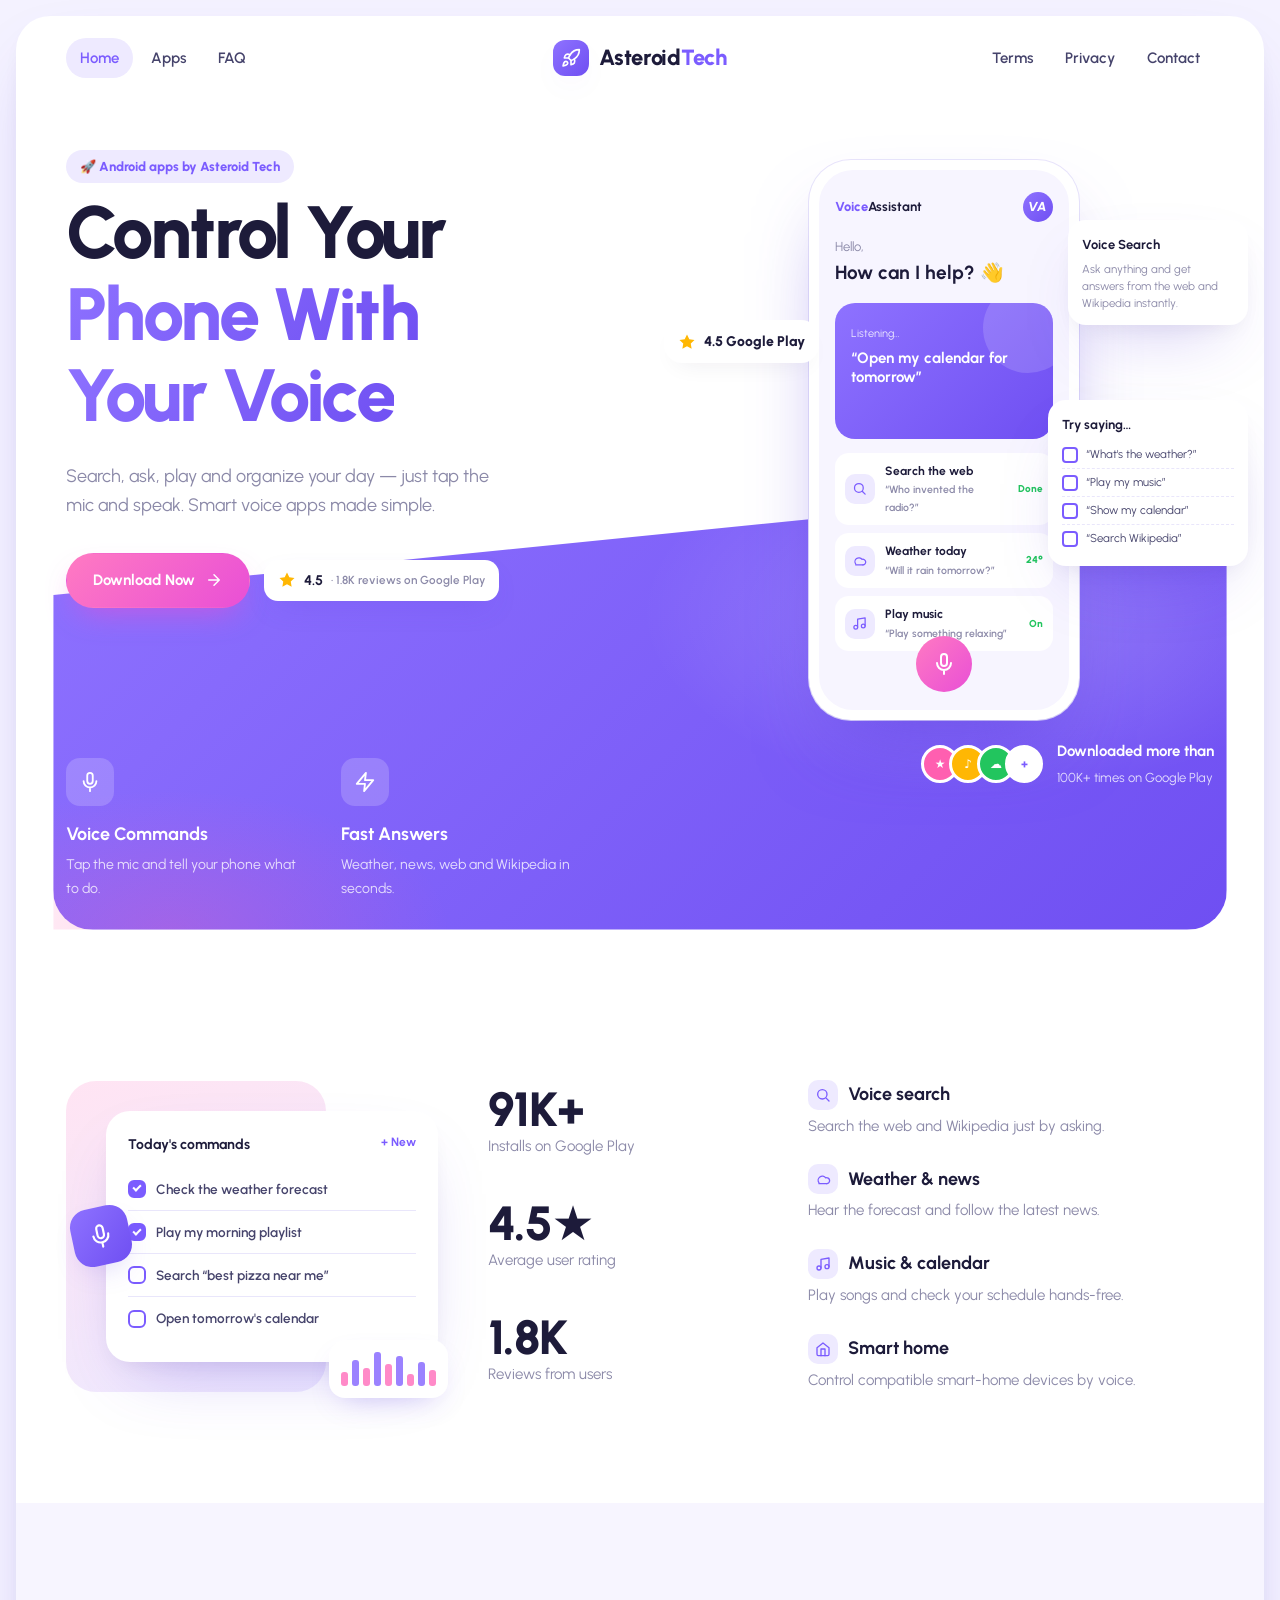
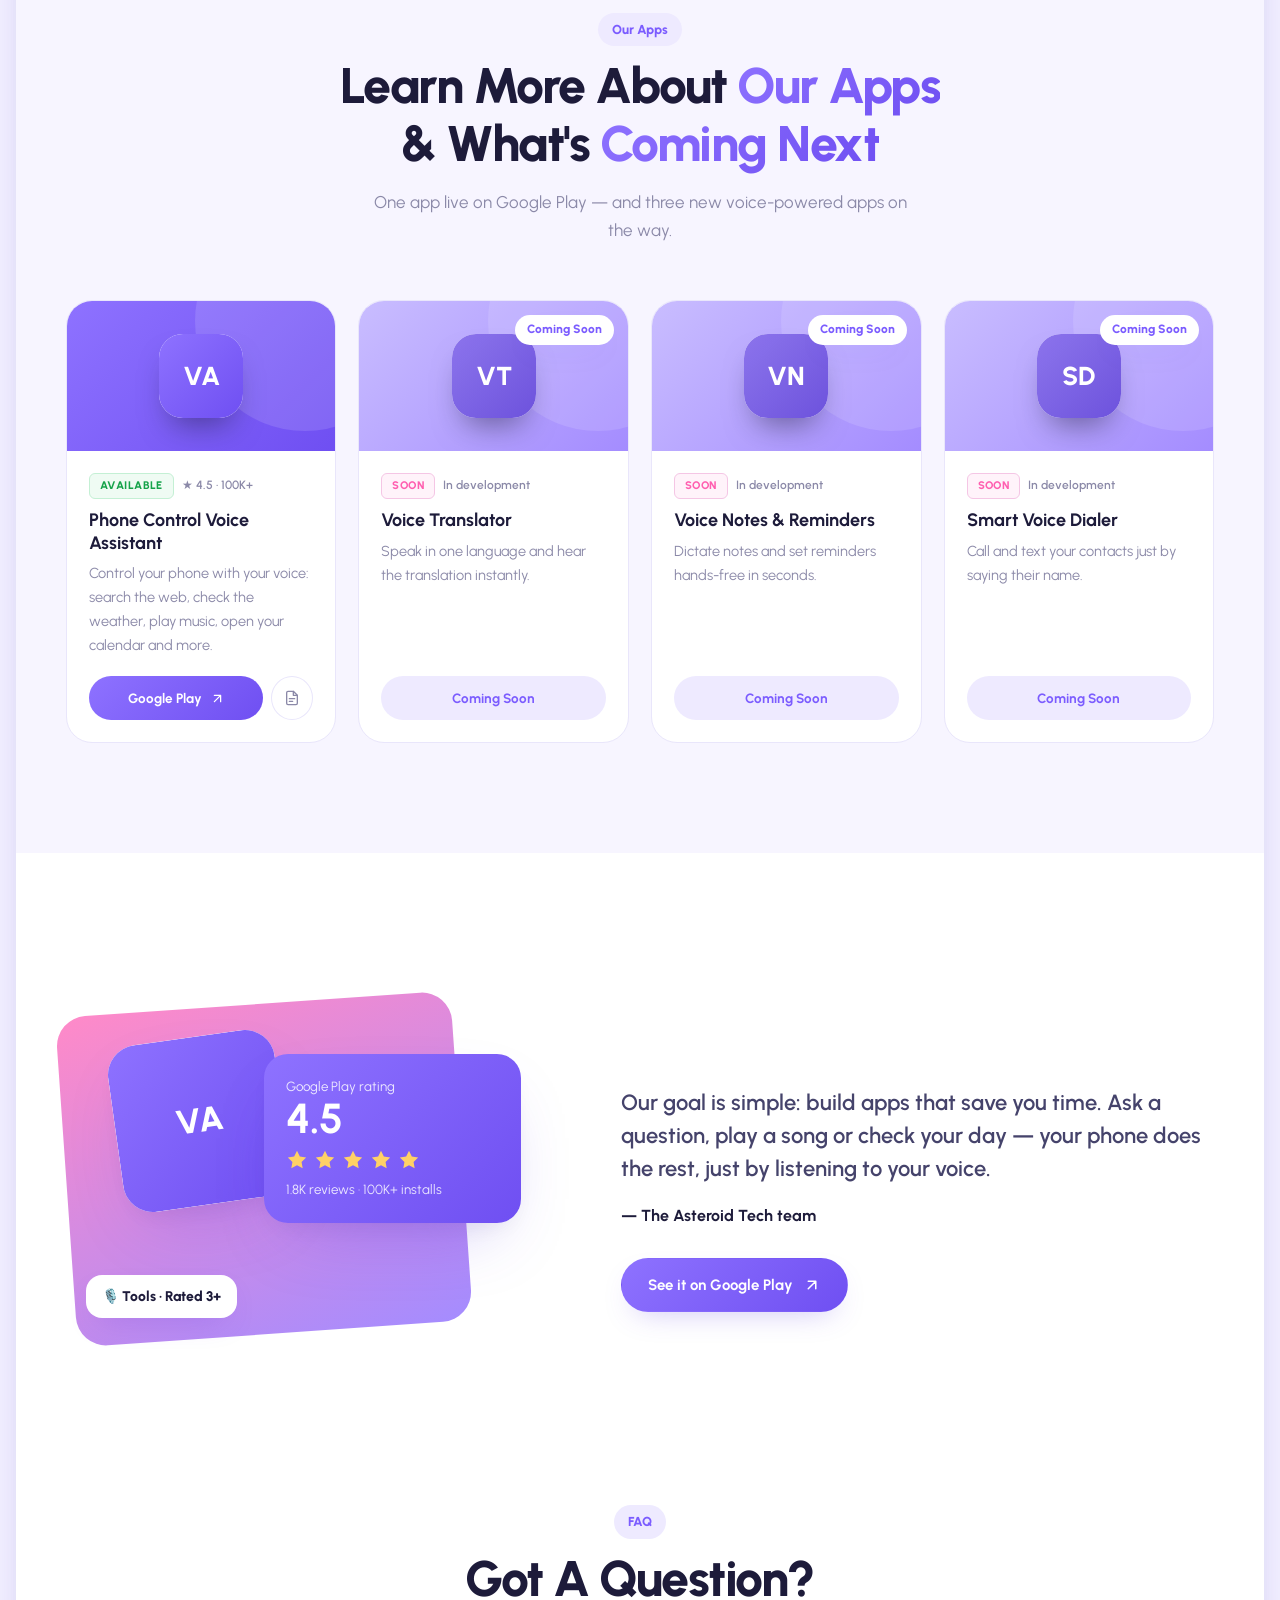
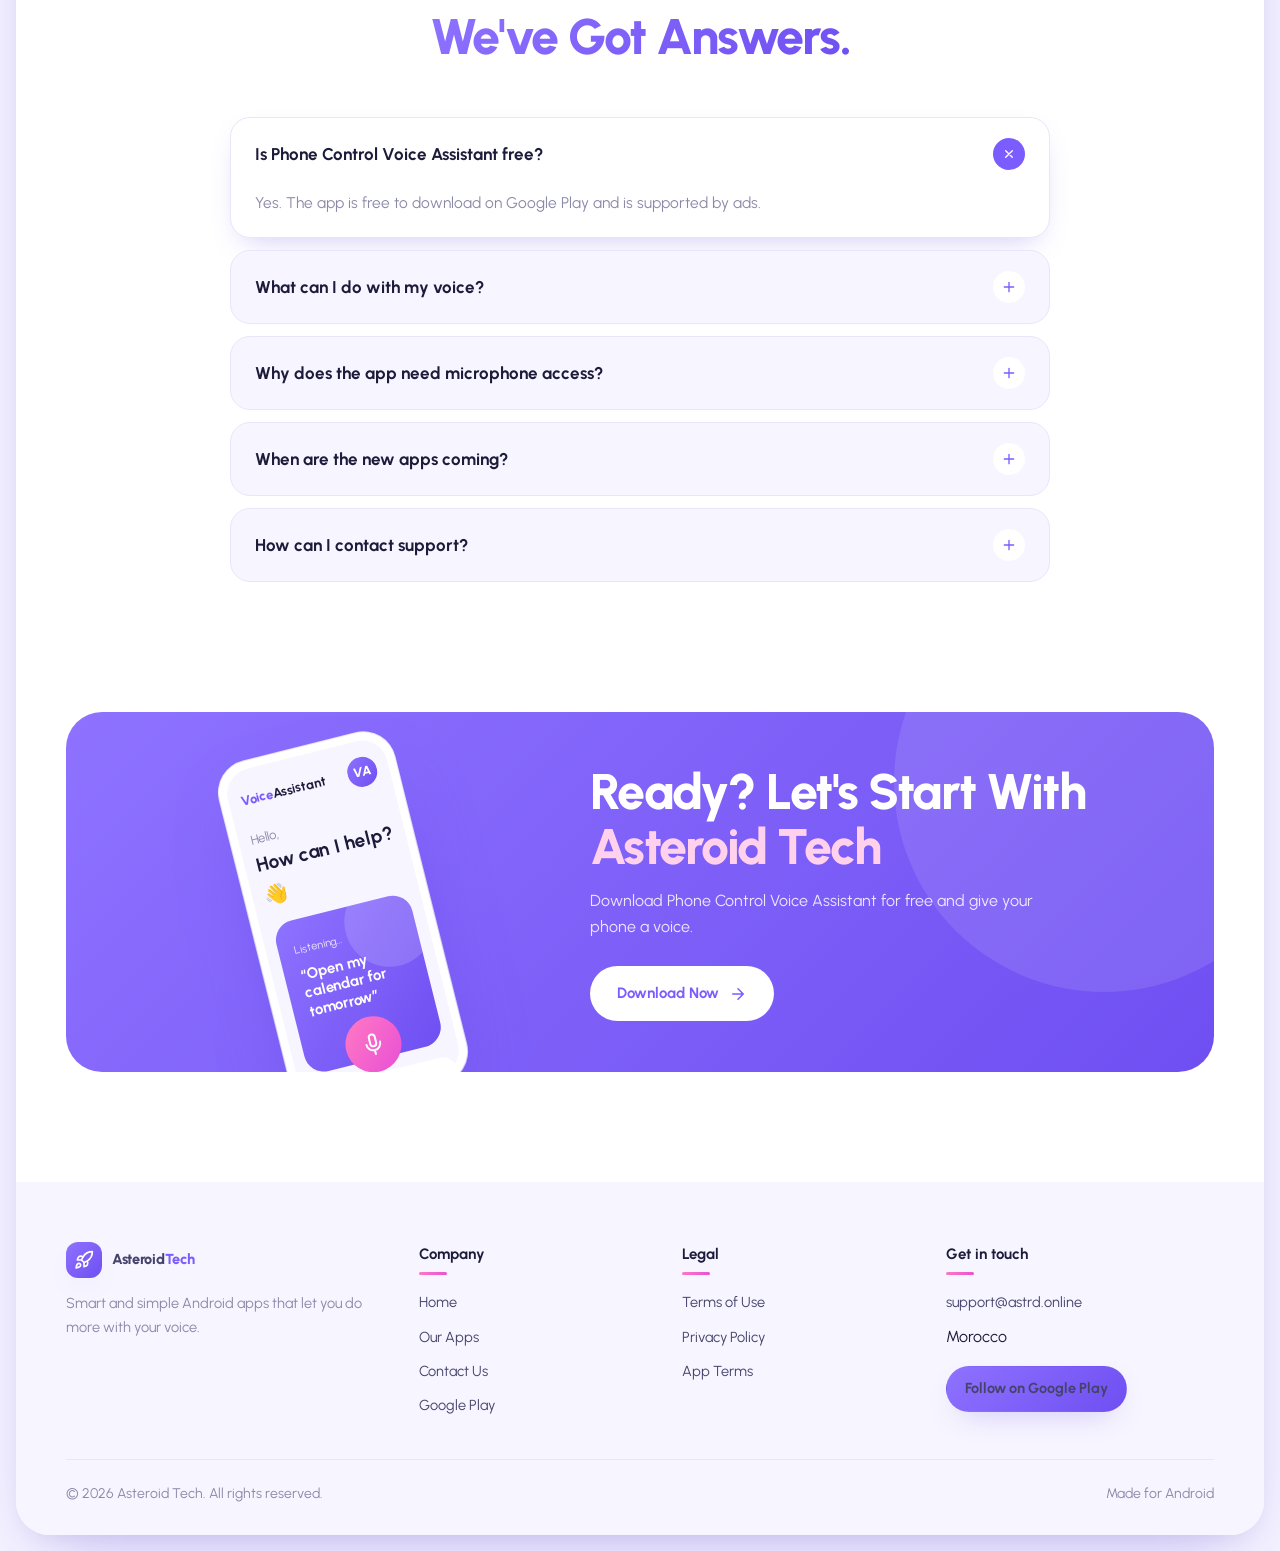
<file: index.html>
<!DOCTYPE html>
<html lang="en">
<head>
    <meta charset="UTF-8">
    <meta name="viewport" content="width=device-width, initial-scale=1.0">
    <meta name="description" content="Asteroid Tech builds smart Android voice apps like Phone Control Voice Assistant.">
    <meta name="theme-color" content="#7b5cff">
    <meta property="og:title" content="Asteroid Tech - Android Voice Apps">
    <meta property="og:description" content="Asteroid Tech builds smart Android voice apps like Phone Control Voice Assistant.">
    <meta property="og:type" content="website">
    <title>Asteroid Tech - Android Voice Apps</title>
    <link rel="preconnect" href="https://fonts.googleapis.com">
    <link rel="preconnect" href="https://fonts.gstatic.com" crossorigin>
    <link href="https://fonts.googleapis.com/css2?family=Urbanist:wght@400;500;600;700;800&display=swap" rel="stylesheet">
    <link rel="icon" href="favicon.svg" type="image/svg+xml">
    <link rel="stylesheet" href="style.css">
    <noscript><style>.reveal{opacity:1;transform:none;filter:none}.split .ln>span{transform:none}</style></noscript>
</head>
<body>
<div class="progress"></div>
<div class="frame">

<header>
    <div class="container navbar">
        <nav class="nav-left"><a href="index.html" class="active">Home</a><a href="index.html#apps">Apps</a><a href="index.html#faq">FAQ</a></nav>
        <a href="index.html" class="logo" aria-label="Asteroid Tech home"><span class="logo-mark"><svg class="ico" viewBox="0 0 24 24"><path d="M4.5 16.5c-1.5 1.3-2 5-2 5s3.7-.5 5-2c.7-.8.7-2.1-.1-2.9a2.2 2.2 0 0 0-2.9-.1z"/><path d="m12 15-3-3a22 22 0 0 1 2-3.9A12.9 12.9 0 0 1 22 2c0 2.7-.8 7.5-6 11a22.4 22.4 0 0 1-4 2z"/><path d="M9 12H4s.6-3 2-4c1.6-1.1 5 0 5 0M12 15v5s3-.6 4-2c1.1-1.6 0-5 0-5"/></svg></span><span>Asteroid<em>Tech</em></span></a>
        <div class="nav-right"><a href="terms.html">Terms</a><a href="privacy.html">Privacy</a><a href="contact.html">Contact</a>
            <button class="menu-btn" aria-label="Toggle menu" aria-expanded="false" aria-controls="nav-mobile"><span></span><span></span></button>
        </div>
    </div>
    <nav id="nav-mobile"><ul><li><a href="index.html" class="active">Home</a></li><li><a href="index.html#apps">Apps</a></li><li><a href="terms.html">Terms of Use</a></li><li><a href="privacy.html">Privacy Policy</a></li><li><a href="contact.html">Contact Us</a></li></ul></nav>
</header>

<main>
    <section class="hero">
        <div class="hero-bg"></div>
        <div class="container hero-grid">
            <div>
                <span class="eyebrow reveal">🚀 Android apps by Asteroid Tech</span>
                <h1 class="split">Control Your<br><span class="grad">Phone With</span><br><span class="grad">Your Voice</span></h1>
                <p class="lead reveal" style="--d:.45s">Search, ask, play and organize your day — just tap the mic and speak. Smart voice apps made simple.</p>
                <div class="hero-actions reveal" style="--d:.6s">
                    <a href="https://play.google.com/store/apps/details?id=com.commands.siri" target="_blank" rel="noopener noreferrer" class="btn btn-pink">Download Now <svg class="ico" viewBox="0 0 24 24"><path d="M5 12h14M12 5l7 7-7 7"/></svg></a>
                    <span class="rate-chip"><svg viewBox="0 0 24 24" class="st"><path d="M12 2l3.09 6.26L22 9.27l-5 4.87 1.18 6.88L12 17.77l-6.18 3.25L7 14.14 2 9.27l6.91-1.01z"/></svg> 4.5 <small>· 1.8K reviews on Google Play</small></span>
                </div>
                <div class="hero-features">
                    <div class="hf reveal"><i><svg class="ico" viewBox="0 0 24 24"><rect x="9" y="2" width="6" height="12" rx="3"/><path d="M5 11a7 7 0 0 0 14 0M12 18v4"/></svg></i><h3>Voice Commands</h3><p>Tap the mic and tell your phone what to do.</p></div>
                    <div class="hf reveal" style="--d:.1s"><i><svg class="ico" viewBox="0 0 24 24"><path d="M13 2 3 14h9l-1 8 10-12h-9z"/></svg></i><h3>Fast Answers</h3><p>Weather, news, web and Wikipedia in seconds.</p></div>
                </div>
            </div>
            <div class="phone-stage reveal" style="--d:.25s">
                <div class="float f1"><h5>Voice Search</h5><p>Ask anything and get answers from the web and Wikipedia instantly.</p></div>
                <div class="float f3"><svg viewBox="0 0 24 24" class="st"><path d="M12 2l3.09 6.26L22 9.27l-5 4.87 1.18 6.88L12 17.77l-6.18 3.25L7 14.14 2 9.27l6.91-1.01z"/></svg> 4.5 Google Play</div>
                <div class="float f2"><h5>Try saying…</h5><ul><li>“What's the weather?”</li><li>“Play my music”</li><li>“Show my calendar”</li><li>“Search Wikipedia”</li></ul></div>
                <div class="phone"><div class="screen">
        <div class="scr-top"><span>Voice<b style="color:var(--ink)">Assistant</b></span><i><img src="https://play-lh.googleusercontent.com/U1N45NA-c3e764oy4DX5SLpooJe7G2JGPnnqaXfKdcQPd6TPkGrox6Tyq6J98i2S3Gabi-nsVRmsYX-_db7QmQ=w240-h480" alt="Phone Control Voice Assistant icon" data-fb="VA" loading="lazy" referrerpolicy="no-referrer"></i></div>
        <div class="scr-hello">Hello,<b>How can I help? 👋</b></div>
        <div class="scr-card"><small>Listening…</small><b>“Open my calendar for tomorrow”</b><div class="wave"><span style="--i:0"></span><span style="--i:1"></span><span style="--i:2"></span><span style="--i:3"></span><span style="--i:4"></span><span style="--i:5"></span><span style="--i:6"></span><span style="--i:7"></span><span style="--i:8"></span><span style="--i:9"></span><span style="--i:10"></span><span style="--i:11"></span><span style="--i:12"></span><span style="--i:13"></span></div></div>
        <div class="scr-list"><div class="cmd"><i><svg class="ico" viewBox="0 0 24 24"><circle cx="11" cy="11" r="7"/><path d="m21 21-4.3-4.3"/></svg></i><span>Search the web<small>“Who invented the radio?”</small></span><em>Done</em></div><div class="cmd"><i><svg class="ico" viewBox="0 0 24 24"><path d="M17.5 19a4.5 4.5 0 1 0-1.4-8.8A6 6 0 1 0 6 17.7"/><path d="M6 19h11.5"/></svg></i><span>Weather today<small>“Will it rain tomorrow?”</small></span><em>24°</em></div><div class="cmd"><i><svg class="ico" viewBox="0 0 24 24"><path d="M9 18V5l12-2v13"/><circle cx="6" cy="18" r="3"/><circle cx="18" cy="16" r="3"/></svg></i><span>Play music<small>“Play something relaxing”</small></span><em>On</em></div></div>
        <span class="mic"><svg class="ico" viewBox="0 0 24 24"><rect x="9" y="2" width="6" height="12" rx="3"/><path d="M5 11a7 7 0 0 0 14 0M12 18v4"/></svg></span>
    </div></div>
                <div class="dl-strip"><span class="stack"><span>★</span><span>♪</span><span>☁</span><span>+</span></span><span><b>Downloaded more than</b><small>100K+ times on Google Play</small></span></div>
            </div>
        </div>
    </section>

    <section class="section">
        <div class="container info-grid">
            <div class="task-wrap reveal">
                <span class="task-badge"><svg class="ico" viewBox="0 0 24 24"><rect x="9" y="2" width="6" height="12" rx="3"/><path d="M5 11a7 7 0 0 0 14 0M12 18v4"/></svg></span>
                <div class="task-card">
                    <h4>Today's commands <span>+ New</span></h4>
                    <ul>
                        <li class="done"><i></i>Check the weather forecast</li>
                        <li class="done"><i></i>Play my morning playlist</li>
                        <li><i></i>Search “best pizza near me”</li>
                        <li><i></i>Open tomorrow's calendar</li>
                    </ul>
                </div>
                <div class="bars"><span style="height:14px"></span><span style="height:26px"></span><span style="height:18px"></span><span style="height:34px"></span><span style="height:22px"></span><span style="height:30px"></span><span style="height:12px"></span><span style="height:24px"></span><span style="height:16px"></span></div>
            </div>
            <div class="big-stats">
                <div class="reveal"><b data-count="100" data-suffix="K+">0</b><span>Installs on Google Play</span></div>
                <div class="reveal" style="--d:.1s"><b>4.5★</b><span>Average user rating</span></div>
                <div class="reveal" style="--d:.2s"><b>1.8K</b><span>Reviews from users</span></div>
            </div>
            <div class="feat-list"><div class="reveal" style="--d:0.0s"><h3><i><svg class="ico" viewBox="0 0 24 24"><circle cx="11" cy="11" r="7"/><path d="m21 21-4.3-4.3"/></svg></i>Voice search</h3><p>Search the web and Wikipedia just by asking.</p></div><div class="reveal" style="--d:0.08s"><h3><i><svg class="ico" viewBox="0 0 24 24"><path d="M17.5 19a4.5 4.5 0 1 0-1.4-8.8A6 6 0 1 0 6 17.7"/><path d="M6 19h11.5"/></svg></i>Weather &amp; news</h3><p>Hear the forecast and follow the latest news.</p></div><div class="reveal" style="--d:0.16s"><h3><i><svg class="ico" viewBox="0 0 24 24"><path d="M9 18V5l12-2v13"/><circle cx="6" cy="18" r="3"/><circle cx="18" cy="16" r="3"/></svg></i>Music &amp; calendar</h3><p>Play songs and check your schedule hands-free.</p></div><div class="reveal" style="--d:0.24s"><h3><i><svg class="ico" viewBox="0 0 24 24"><path d="m3 10 9-7 9 7v10a2 2 0 0 1-2 2H5a2 2 0 0 1-2-2z"/><path d="M9 22V12h6v10"/></svg></i>Smart home</h3><p>Control compatible smart-home devices by voice.</p></div></div>
        </div>
    </section>

    <section class="section" id="apps" style="background:var(--soft)">
        <div class="container center">
            <span class="eyebrow reveal">Our Apps</span>
            <h2 class="h2 split">Learn More About <span class="grad">Our Apps</span><br>&amp; What's <span class="grad">Coming Next</span></h2>
            <p class="sub reveal">One app live on Google Play — and three new voice-powered apps on the way.</p>
            <div class="apps-grid" style="text-align:left">
<article class="app-card reveal">
    <div class="app-cover"><span class="ai"><img src="https://play-lh.googleusercontent.com/U1N45NA-c3e764oy4DX5SLpooJe7G2JGPnnqaXfKdcQPd6TPkGrox6Tyq6J98i2S3Gabi-nsVRmsYX-_db7QmQ=w240-h480" alt="Phone Control Voice Assistant icon" data-fb="VA" loading="lazy" referrerpolicy="no-referrer"></span></div>
    <div class="app-body">
        <div class="app-meta"><span class="tag live">Available</span>★ 4.5 · 100K+</div>
        <h3>Phone Control Voice Assistant</h3>
        <p>Control your phone with your voice: search the web, check the weather, play music, open your calendar and more.</p>
        <div class="app-links">
            <a class="play-button" href="https://play.google.com/store/apps/details?id=com.commands.siri" target="_blank" rel="noopener noreferrer">Google Play <svg class="ico" viewBox="0 0 24 24"><path d="M7 17 17 7M7 7h10v10"/></svg></a>
            <a class="terms-mini" href="terms-phone-control-voice-assistant.html" aria-label="Terms of Use" title="Terms of Use"><svg class="ico" viewBox="0 0 24 24"><path d="M14 2H6a2 2 0 0 0-2 2v16a2 2 0 0 0 2 2h12a2 2 0 0 0 2-2V8z"/><path d="M14 2v6h6M8 13h8M8 17h5"/></svg></a>
        </div>
    </div>
</article>
<article class="app-card soon reveal">
    <span class="soon-badge">Coming Soon</span>
    <div class="app-cover"><span class="ai"><div class="fb">VT</div></span></div>
    <div class="app-body">
        <div class="app-meta"><span class="tag">Soon</span>In development</div>
        <h3>Voice Translator</h3>
        <p>Speak in one language and hear the translation instantly.</p>
        <div class="app-links"><span class="play-button disabled">Coming Soon</span></div>
    </div>
</article>
<article class="app-card soon reveal">
    <span class="soon-badge">Coming Soon</span>
    <div class="app-cover"><span class="ai"><div class="fb">VN</div></span></div>
    <div class="app-body">
        <div class="app-meta"><span class="tag">Soon</span>In development</div>
        <h3>Voice Notes &amp; Reminders</h3>
        <p>Dictate notes and set reminders hands-free in seconds.</p>
        <div class="app-links"><span class="play-button disabled">Coming Soon</span></div>
    </div>
</article>
<article class="app-card soon reveal">
    <span class="soon-badge">Coming Soon</span>
    <div class="app-cover"><span class="ai"><div class="fb">SD</div></span></div>
    <div class="app-body">
        <div class="app-meta"><span class="tag">Soon</span>In development</div>
        <h3>Smart Voice Dialer</h3>
        <p>Call and text your contacts just by saying their name.</p>
        <div class="app-links"><span class="play-button disabled">Coming Soon</span></div>
    </div>
</article></div>
        </div>
    </section>

    <section class="section">
        <div class="container rating-band">
            <div class="rating-visual reveal">
                <div class="blob"></div>
                <div class="big-icon"><img src="https://play-lh.googleusercontent.com/U1N45NA-c3e764oy4DX5SLpooJe7G2JGPnnqaXfKdcQPd6TPkGrox6Tyq6J98i2S3Gabi-nsVRmsYX-_db7QmQ=w240-h480" alt="Phone Control Voice Assistant icon" data-fb="VA" loading="lazy" referrerpolicy="no-referrer"></div>
                <div class="card"><small>Google Play rating</small><b>4.5</b><div class="row"><svg viewBox="0 0 24 24" class="st"><path d="M12 2l3.09 6.26L22 9.27l-5 4.87 1.18 6.88L12 17.77l-6.18 3.25L7 14.14 2 9.27l6.91-1.01z"/></svg><svg viewBox="0 0 24 24" class="st"><path d="M12 2l3.09 6.26L22 9.27l-5 4.87 1.18 6.88L12 17.77l-6.18 3.25L7 14.14 2 9.27l6.91-1.01z"/></svg><svg viewBox="0 0 24 24" class="st"><path d="M12 2l3.09 6.26L22 9.27l-5 4.87 1.18 6.88L12 17.77l-6.18 3.25L7 14.14 2 9.27l6.91-1.01z"/></svg><svg viewBox="0 0 24 24" class="st"><path d="M12 2l3.09 6.26L22 9.27l-5 4.87 1.18 6.88L12 17.77l-6.18 3.25L7 14.14 2 9.27l6.91-1.01z"/></svg><svg viewBox="0 0 24 24" class="st"><path d="M12 2l3.09 6.26L22 9.27l-5 4.87 1.18 6.88L12 17.77l-6.18 3.25L7 14.14 2 9.27l6.91-1.01z"/></svg></div><small>1.8K reviews · 100K+ installs</small></div>
                <div class="pill-float">🎙️ Tools · Rated 3+</div>
            </div>
            <div>
                <div class="quote-mark reveal">“</div>
                <blockquote class="reveal">Our goal is simple: build apps that save you time. Ask a question, play a song or check your day — your phone does the rest, just by listening to your voice.</blockquote>
                <cite class="reveal">— The Asteroid Tech team</cite>
                <div class="reveal" style="margin-top:28px"><a href="https://play.google.com/store/apps/details?id=com.commands.siri" target="_blank" rel="noopener noreferrer" class="btn btn-p">See it on Google Play <svg class="ico" viewBox="0 0 24 24"><path d="M7 17 17 7M7 7h10v10"/></svg></a></div>
            </div>
        </div>
    </section>

    <section class="section" id="faq" style="padding-top:20px">
        <div class="container center">
            <span class="eyebrow reveal">FAQ</span>
            <h2 class="h2 split">Got A Question?<br><span class="grad">We've Got Answers.</span></h2>
            <div class="faq reveal" style="text-align:left"><details open><summary>Is Phone Control Voice Assistant free?<i><svg class="ico" viewBox="0 0 24 24"><path d="M12 5v14M5 12h14"/></svg></i></summary><div class="ans">Yes. The app is free to download on Google Play and is supported by ads.</div></details><details><summary>What can I do with my voice?<i><svg class="ico" viewBox="0 0 24 24"><path d="M12 5v14M5 12h14"/></svg></i></summary><div class="ans">You can search the web and Wikipedia, check the weather, follow the news, play music, check your calendar, ask for suggestions and control compatible smart-home features. Just tap the microphone and speak.</div></details><details><summary>Why does the app need microphone access?<i><svg class="ico" viewBox="0 0 24 24"><path d="M12 5v14M5 12h14"/></svg></i></summary><div class="ans">The microphone is used only to hear the commands you speak after you tap the mic button. See our <a class="link" href="privacy.html">Privacy Policy</a> for details.</div></details><details><summary>When are the new apps coming?<i><svg class="ico" viewBox="0 0 24 24"><path d="M12 5v14M5 12h14"/></svg></i></summary><div class="ans">We are working on new voice-powered apps. Follow us on Google Play to be the first to know when they launch.</div></details><details><summary>How can I contact support?<i><svg class="ico" viewBox="0 0 24 24"><path d="M12 5v14M5 12h14"/></svg></i></summary><div class="ans">Write to <a class="link" href="mailto:hightechandroid@outlook.com">hightechandroid@outlook.com</a> or use our <a class="link" href="contact.html">Contact page</a>.</div></details></div>
        </div>
    </section>

    <section class="section" style="padding-top:20px">
        <div class="container">
            <div class="cta reveal">
                <div class="cta-phone"><div class="phone"><div class="screen">
        <div class="scr-top"><span>Voice<b style="color:var(--ink)">Assistant</b></span><i><img src="https://play-lh.googleusercontent.com/U1N45NA-c3e764oy4DX5SLpooJe7G2JGPnnqaXfKdcQPd6TPkGrox6Tyq6J98i2S3Gabi-nsVRmsYX-_db7QmQ=w240-h480" alt="Phone Control Voice Assistant icon" data-fb="VA" loading="lazy" referrerpolicy="no-referrer"></i></div>
        <div class="scr-hello">Hello,<b>How can I help? 👋</b></div>
        <div class="scr-card"><small>Listening…</small><b>“Open my calendar for tomorrow”</b><div class="wave"><span style="--i:0"></span><span style="--i:1"></span><span style="--i:2"></span><span style="--i:3"></span><span style="--i:4"></span><span style="--i:5"></span><span style="--i:6"></span><span style="--i:7"></span><span style="--i:8"></span><span style="--i:9"></span><span style="--i:10"></span><span style="--i:11"></span><span style="--i:12"></span><span style="--i:13"></span></div></div>
        <div class="scr-list"><div class="cmd"><i><svg class="ico" viewBox="0 0 24 24"><circle cx="11" cy="11" r="7"/><path d="m21 21-4.3-4.3"/></svg></i><span>Search the web<small>“Who invented the radio?”</small></span><em>Done</em></div><div class="cmd"><i><svg class="ico" viewBox="0 0 24 24"><path d="M17.5 19a4.5 4.5 0 1 0-1.4-8.8A6 6 0 1 0 6 17.7"/><path d="M6 19h11.5"/></svg></i><span>Weather today<small>“Will it rain tomorrow?”</small></span><em>24°</em></div></div>
        <span class="mic"><svg class="ico" viewBox="0 0 24 24"><rect x="9" y="2" width="6" height="12" rx="3"/><path d="M5 11a7 7 0 0 0 14 0M12 18v4"/></svg></span>
    </div></div></div>
                <div>
                    <h2 class="h2">Ready? Let's Start With <em>Asteroid Tech</em></h2>
                    <p>Download Phone Control Voice Assistant for free and give your phone a voice.</p>
                    <a href="https://play.google.com/store/apps/details?id=com.commands.siri" target="_blank" rel="noopener noreferrer" class="btn btn-white">Download Now <svg class="ico" viewBox="0 0 24 24"><path d="M5 12h14M12 5l7 7-7 7"/></svg></a>
                </div>
            </div>
        </div>
    </section>
</main>

<footer>
    <div class="container">
        <div class="footer-top">
            <div><a href="index.html" class="logo" aria-label="Asteroid Tech home"><span class="logo-mark"><svg class="ico" viewBox="0 0 24 24"><path d="M4.5 16.5c-1.5 1.3-2 5-2 5s3.7-.5 5-2c.7-.8.7-2.1-.1-2.9a2.2 2.2 0 0 0-2.9-.1z"/><path d="m12 15-3-3a22 22 0 0 1 2-3.9A12.9 12.9 0 0 1 22 2c0 2.7-.8 7.5-6 11a22.4 22.4 0 0 1-4 2z"/><path d="M9 12H4s.6-3 2-4c1.6-1.1 5 0 5 0M12 15v5s3-.6 4-2c1.1-1.6 0-5 0-5"/></svg></span><span>Asteroid<em>Tech</em></span></a><p>Smart and simple Android apps that let you do more with your voice.</p></div>
            <div><h5>Company</h5><ul>
                <li><a href="index.html">Home</a></li><li><a href="index.html#apps">Our Apps</a></li>
                <li><a href="contact.html">Contact Us</a></li><li><a href="https://play.google.com/store/apps/dev?id=8295305621930182229" target="_blank" rel="noopener noreferrer">Google Play</a></li></ul></div>
            <div><h5>Legal</h5><ul>
                <li><a href="terms.html">Terms of Use</a></li><li><a href="privacy.html">Privacy Policy</a></li>
                <li><a href="terms-phone-control-voice-assistant.html">App Terms</a></li></ul></div>
            <div><h5>Get in touch</h5><ul>
                <li><a href="mailto:hightechandroid@outlook.com">support@astrd.online</a></li><li>Morocco</li></ul>
                <a href="https://play.google.com/store/apps/dev?id=8295305621930182229" target="_blank" rel="noopener noreferrer" class="btn btn-p btn-sm" style="margin-top:16px">Follow on Google Play</a></div>
        </div>
        <div class="footer-bottom"><span>© <span class="year">2026</span> Asteroid Tech. All rights reserved.</span><span>Made for Android</span></div>
    </div>
</footer>
</div>
<script src="script.js"></script>
</body>
</html>
</file>
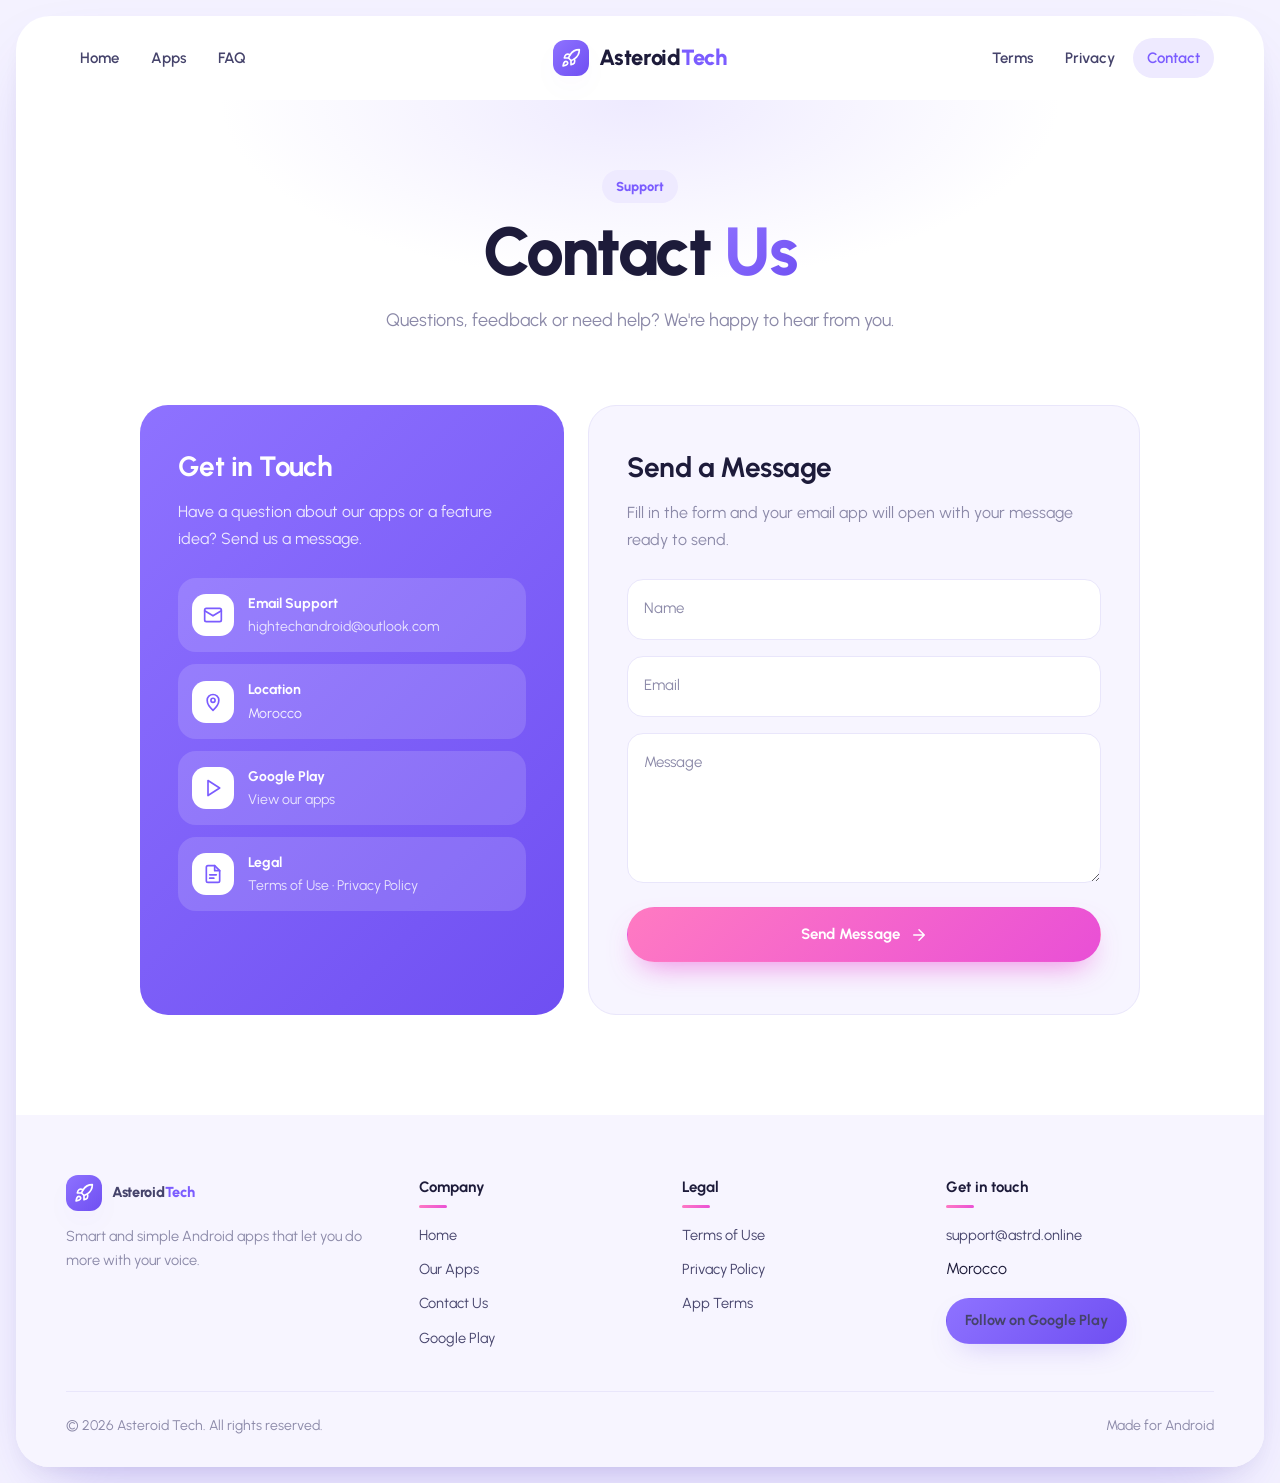
<file: contact.html>
<!DOCTYPE html>
<html lang="en">
<head>
    <meta charset="UTF-8">
    <meta name="viewport" content="width=device-width, initial-scale=1.0">
    <meta name="description" content="Contact Asteroid Tech support.">
    <meta name="theme-color" content="#7b5cff">
    <meta property="og:title" content="Asteroid Tech - Contact Us">
    <meta property="og:description" content="Contact Asteroid Tech support.">
    <meta property="og:type" content="website">
    <title>Asteroid Tech - Contact Us</title>
    <link rel="preconnect" href="https://fonts.googleapis.com">
    <link rel="preconnect" href="https://fonts.gstatic.com" crossorigin>
    <link href="https://fonts.googleapis.com/css2?family=Urbanist:wght@400;500;600;700;800&display=swap" rel="stylesheet">
    <link rel="icon" href="favicon.svg" type="image/svg+xml">
    <link rel="stylesheet" href="style.css">
    <noscript><style>.reveal{opacity:1;transform:none;filter:none}.split .ln>span{transform:none}</style></noscript>
</head>
<body>
<div class="progress"></div>
<div class="frame">

<header>
    <div class="container navbar">
        <nav class="nav-left"><a href="index.html">Home</a><a href="index.html#apps">Apps</a><a href="index.html#faq">FAQ</a></nav>
        <a href="index.html" class="logo" aria-label="Asteroid Tech home"><span class="logo-mark"><svg class="ico" viewBox="0 0 24 24"><path d="M4.5 16.5c-1.5 1.3-2 5-2 5s3.7-.5 5-2c.7-.8.7-2.1-.1-2.9a2.2 2.2 0 0 0-2.9-.1z"/><path d="m12 15-3-3a22 22 0 0 1 2-3.9A12.9 12.9 0 0 1 22 2c0 2.7-.8 7.5-6 11a22.4 22.4 0 0 1-4 2z"/><path d="M9 12H4s.6-3 2-4c1.6-1.1 5 0 5 0M12 15v5s3-.6 4-2c1.1-1.6 0-5 0-5"/></svg></span><span>Asteroid<em>Tech</em></span></a>
        <div class="nav-right"><a href="terms.html">Terms</a><a href="privacy.html">Privacy</a><a href="contact.html" class="active">Contact</a>
            <button class="menu-btn" aria-label="Toggle menu" aria-expanded="false" aria-controls="nav-mobile"><span></span><span></span></button>
        </div>
    </div>
    <nav id="nav-mobile"><ul><li><a href="index.html">Home</a></li><li><a href="index.html#apps">Apps</a></li><li><a href="terms.html">Terms of Use</a></li><li><a href="privacy.html">Privacy Policy</a></li><li><a href="contact.html" class="active">Contact Us</a></li></ul></nav>
</header>

<section class="page-header">
    <span class="eyebrow reveal">Support</span>
    <h1 class="split">Contact <span class="grad">Us</span></h1>
    <p class="reveal" style="--d:.3s">Questions, feedback or need help? We're happy to hear from you.</p>
</section>
<main>
    <section class="contact-section">
        <div class="container contact-wrapper">
            <div class="contact-info reveal">
                <h2>Get in Touch</h2>
                <p>Have a question about our apps or a feature idea? Send us a message.</p>
                <div class="info-item"><span class="ic"><svg class="ico" viewBox="0 0 24 24"><rect x="2" y="4" width="20" height="16" rx="2"/><path d="m22 7-10 6L2 7"/></svg></span><div><h3>Email Support</h3><p><a href="mailto:hightechandroid@outlook.com">hightechandroid@outlook.com</a></p></div></div>
                <div class="info-item"><span class="ic"><svg class="ico" viewBox="0 0 24 24"><path d="M12 22s7-6.2 7-12a7 7 0 1 0-14 0c0 5.8 7 12 7 12z"/><circle cx="12" cy="10" r="2.5"/></svg></span><div><h3>Location</h3><p>Morocco</p></div></div>
                <div class="info-item"><span class="ic"><svg class="ico" viewBox="0 0 24 24"><path d="M6 3l14 9-14 9z"/></svg></span><div><h3>Google Play</h3><p><a href="https://play.google.com/store/apps/dev?id=8295305621930182229" target="_blank" rel="noopener noreferrer">View our apps</a></p></div></div>
                <div class="info-item"><span class="ic"><svg class="ico" viewBox="0 0 24 24"><path d="M14 2H6a2 2 0 0 0-2 2v16a2 2 0 0 0 2 2h12a2 2 0 0 0 2-2V8z"/><path d="M14 2v6h6M8 13h8M8 17h5"/></svg></span><div><h3>Legal</h3><p><a href="terms.html">Terms of Use</a> · <a href="privacy.html">Privacy Policy</a></p></div></div>
            </div>
            <div class="contact-form reveal" style="--d:.12s">
                <h2>Send a Message</h2>
                <p>Fill in the form and your email app will open with your message ready to send.</p>
                <form id="contact-form" data-email="support@astrd.online">
                    <div class="form-group"><input type="text" id="name" name="Name" placeholder=" " autocomplete="name" required><label for="name">Name</label></div>
                    <div class="form-group"><input type="email" id="email" name="Email" placeholder=" " autocomplete="email" required><label for="email">Email</label></div>
                    <div class="form-group"><textarea id="message" name="Message" placeholder=" " required></textarea><label for="message">Message</label></div>
                    <button type="submit" class="btn btn-pink">Send Message <svg class="ico" viewBox="0 0 24 24"><path d="M5 12h14M12 5l7 7-7 7"/></svg></button>
                    <p class="form-status" role="status"></p>
                </form>
            </div>
        </div>
    </section>
</main>

<footer>
    <div class="container">
        <div class="footer-top">
            <div><a href="index.html" class="logo" aria-label="Asteroid Tech home"><span class="logo-mark"><svg class="ico" viewBox="0 0 24 24"><path d="M4.5 16.5c-1.5 1.3-2 5-2 5s3.7-.5 5-2c.7-.8.7-2.1-.1-2.9a2.2 2.2 0 0 0-2.9-.1z"/><path d="m12 15-3-3a22 22 0 0 1 2-3.9A12.9 12.9 0 0 1 22 2c0 2.7-.8 7.5-6 11a22.4 22.4 0 0 1-4 2z"/><path d="M9 12H4s.6-3 2-4c1.6-1.1 5 0 5 0M12 15v5s3-.6 4-2c1.1-1.6 0-5 0-5"/></svg></span><span>Asteroid<em>Tech</em></span></a><p>Smart and simple Android apps that let you do more with your voice.</p></div>
            <div><h5>Company</h5><ul>
                <li><a href="index.html">Home</a></li><li><a href="index.html#apps">Our Apps</a></li>
                <li><a href="contact.html">Contact Us</a></li><li><a href="https://play.google.com/store/apps/dev?id=8295305621930182229" target="_blank" rel="noopener noreferrer">Google Play</a></li></ul></div>
            <div><h5>Legal</h5><ul>
                <li><a href="terms.html">Terms of Use</a></li><li><a href="privacy.html">Privacy Policy</a></li>
                <li><a href="terms-phone-control-voice-assistant.html">App Terms</a></li></ul></div>
            <div><h5>Get in touch</h5><ul>
                <li><a href="mailto:hightechandroid@outlook.com">support@astrd.online</a></li><li>Morocco</li></ul>
                <a href="https://play.google.com/store/apps/dev?id=8295305621930182229" target="_blank" rel="noopener noreferrer" class="btn btn-p btn-sm" style="margin-top:16px">Follow on Google Play</a></div>
        </div>
        <div class="footer-bottom"><span>© <span class="year">2026</span> Asteroid Tech. All rights reserved.</span><span>Made for Android</span></div>
    </div>
</footer>
</div>
<script src="script.js"></script>
</body>
</html>
</file>
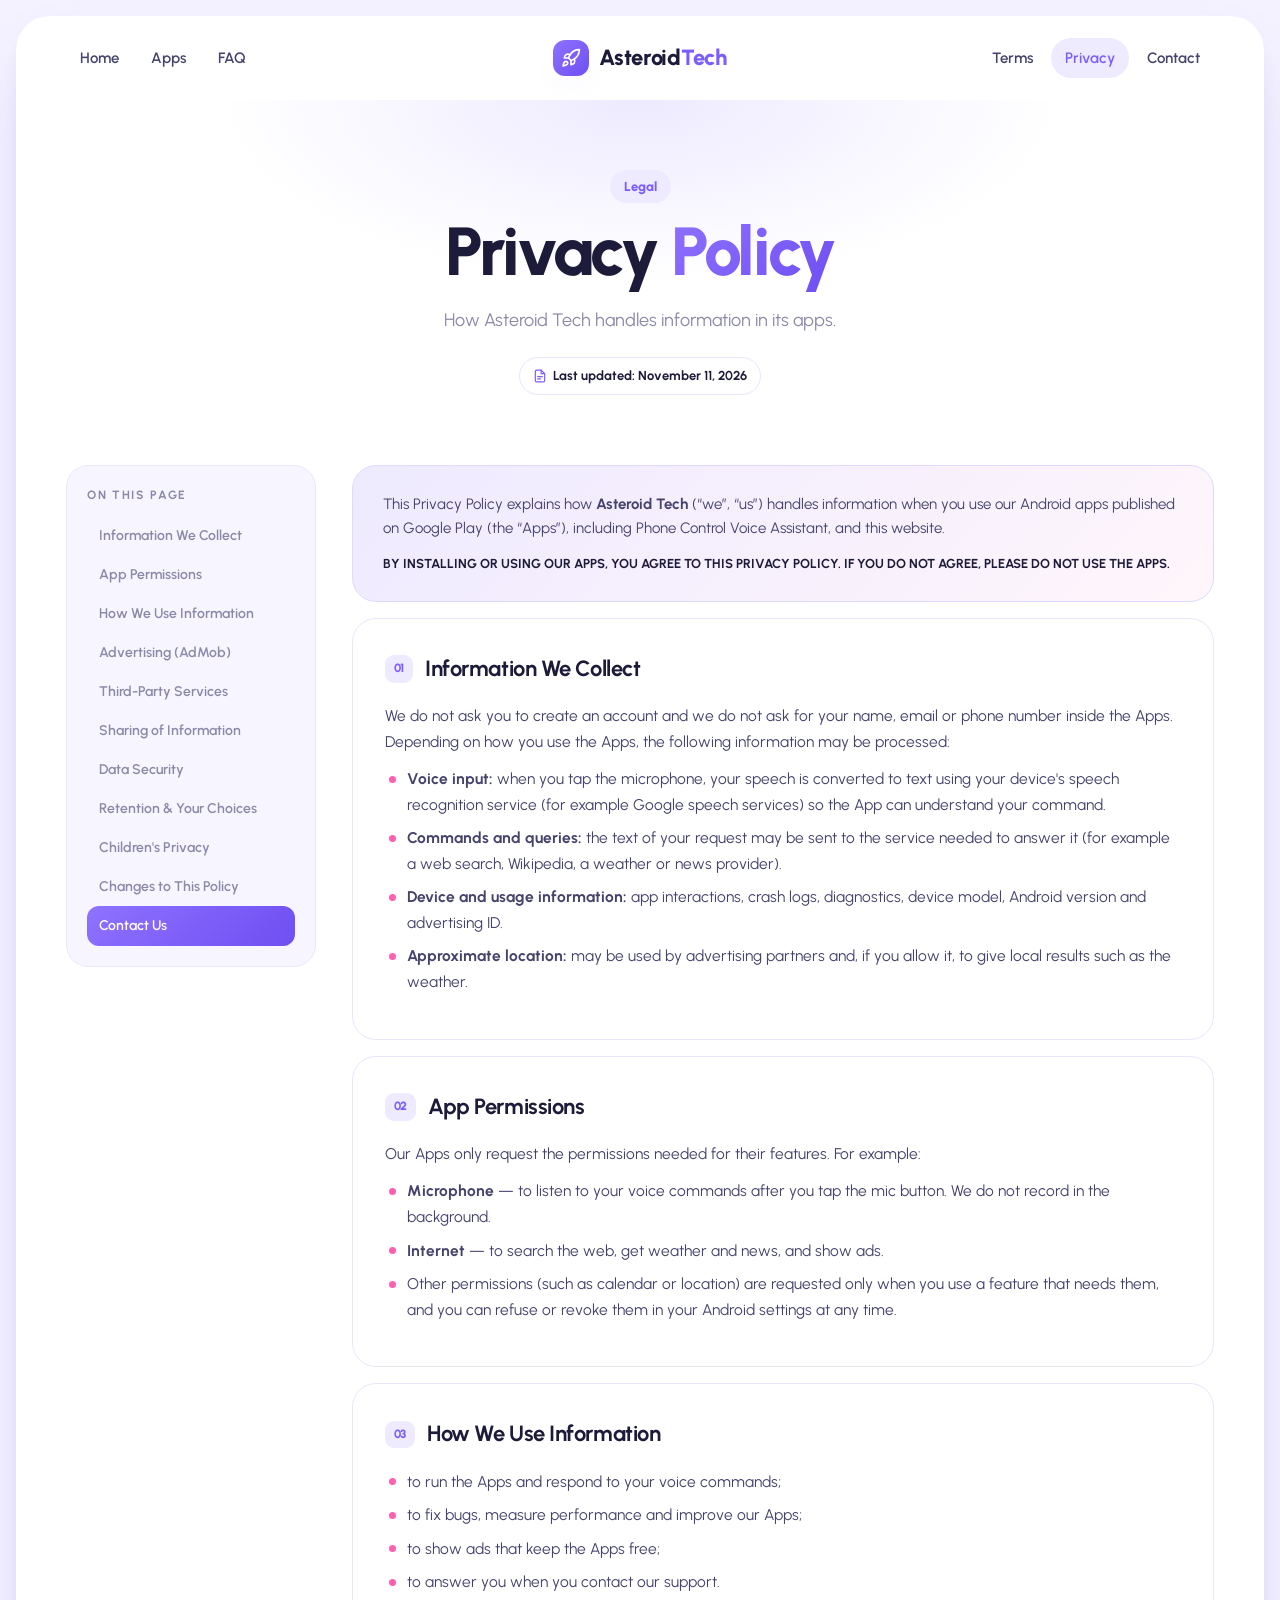
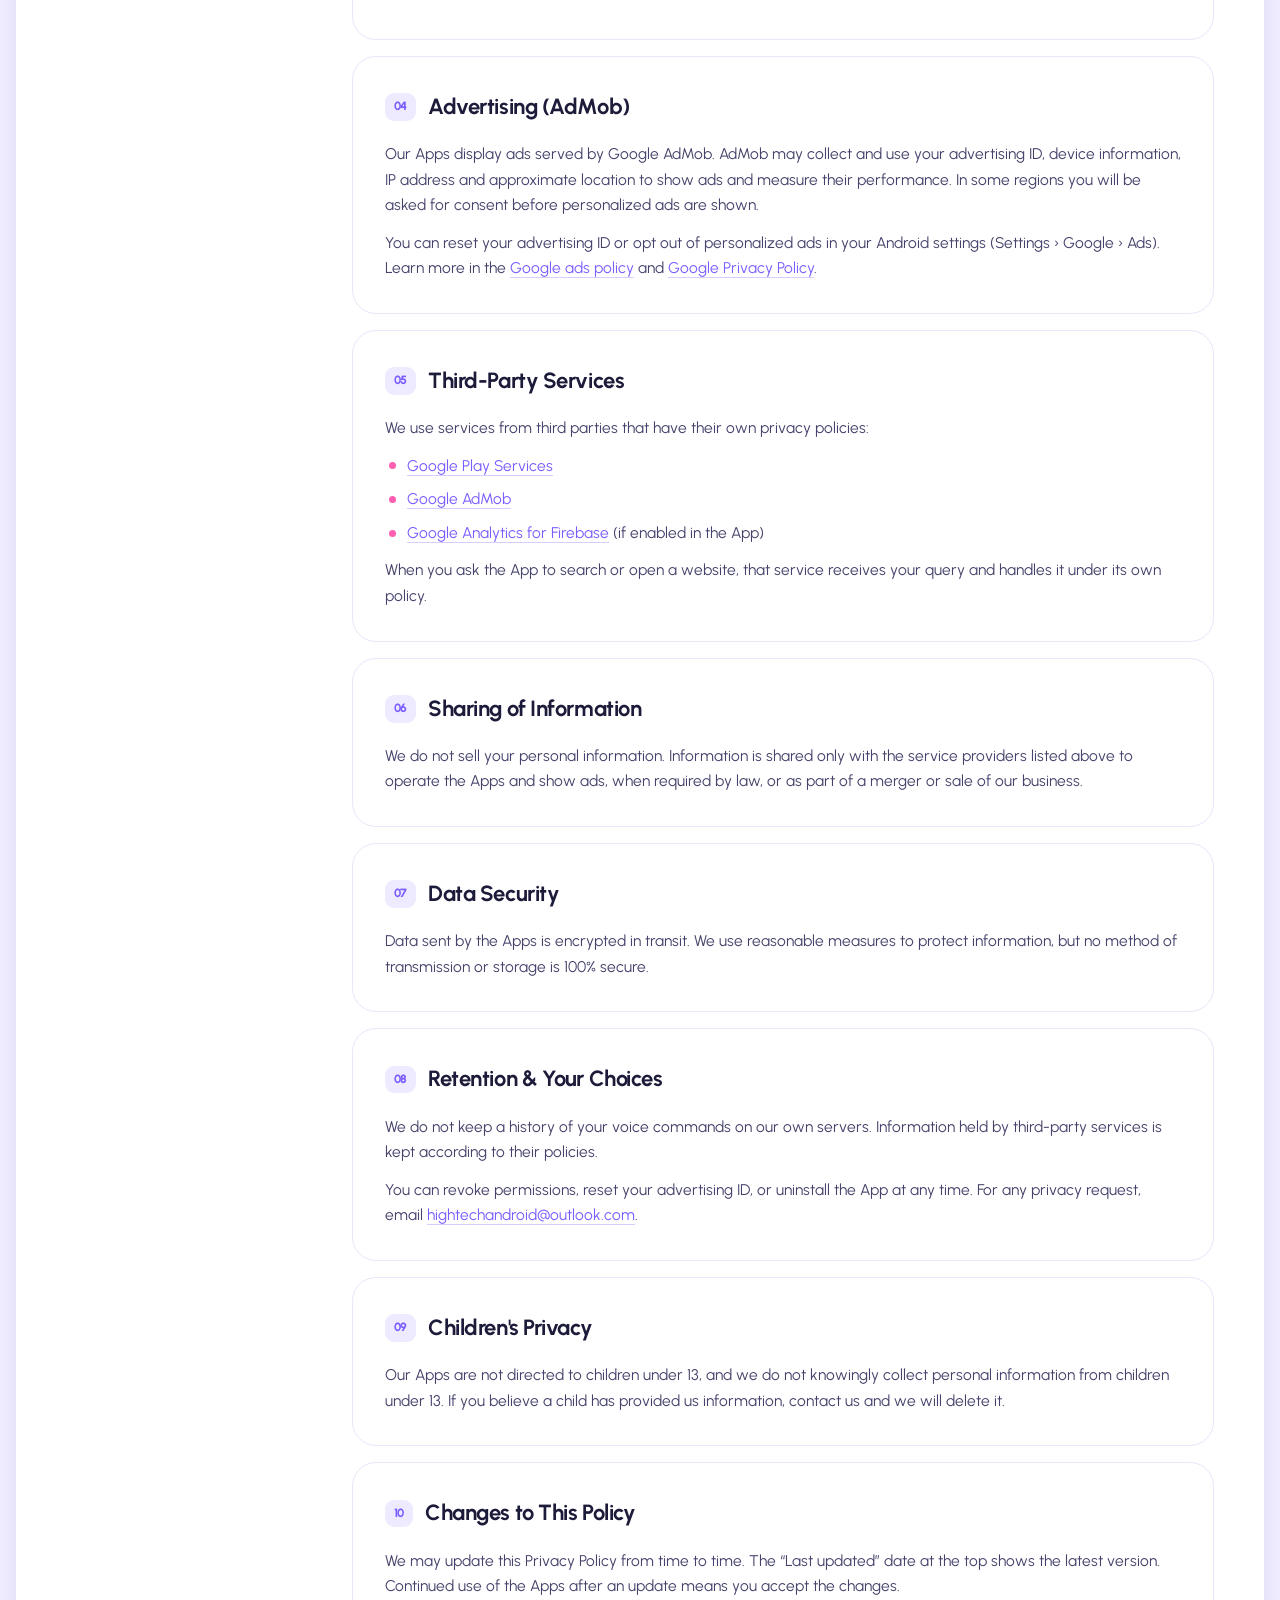
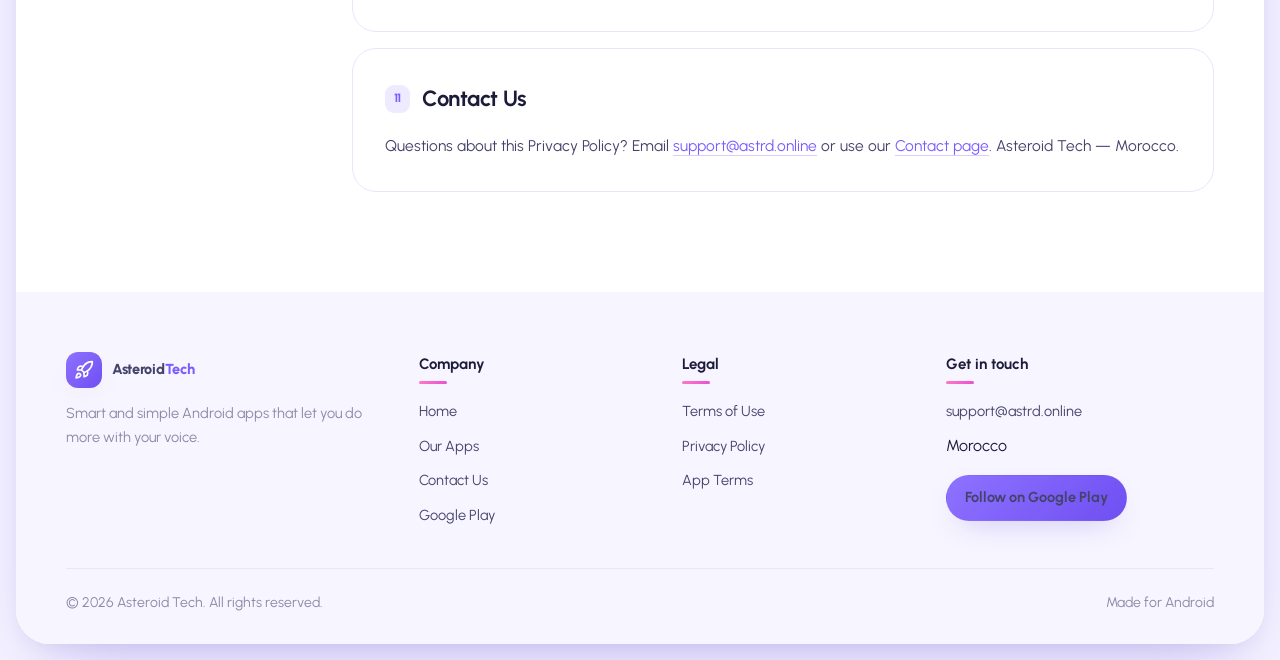
<file: privacy.html>
<!DOCTYPE html>
<html lang="en">
<head>
    <meta charset="UTF-8">
    <meta name="viewport" content="width=device-width, initial-scale=1.0">
    <meta name="description" content="Privacy Policy for Asteroid Tech Android apps.">
    <meta name="theme-color" content="#7b5cff">
    <meta property="og:title" content="Asteroid Tech - Privacy Policy">
    <meta property="og:description" content="Privacy Policy for Asteroid Tech Android apps.">
    <meta property="og:type" content="website">
    <title>Asteroid Tech - Privacy Policy</title>
    <link rel="preconnect" href="https://fonts.googleapis.com">
    <link rel="preconnect" href="https://fonts.gstatic.com" crossorigin>
    <link href="https://fonts.googleapis.com/css2?family=Urbanist:wght@400;500;600;700;800&display=swap" rel="stylesheet">
    <link rel="icon" href="favicon.svg" type="image/svg+xml">
    <link rel="stylesheet" href="style.css">
    <noscript><style>.reveal{opacity:1;transform:none;filter:none}.split .ln>span{transform:none}</style></noscript>
</head>
<body>
<div class="progress"></div>
<div class="frame">

<header>
    <div class="container navbar">
        <nav class="nav-left"><a href="index.html">Home</a><a href="index.html#apps">Apps</a><a href="index.html#faq">FAQ</a></nav>
        <a href="index.html" class="logo" aria-label="Asteroid Tech home"><span class="logo-mark"><svg class="ico" viewBox="0 0 24 24"><path d="M4.5 16.5c-1.5 1.3-2 5-2 5s3.7-.5 5-2c.7-.8.7-2.1-.1-2.9a2.2 2.2 0 0 0-2.9-.1z"/><path d="m12 15-3-3a22 22 0 0 1 2-3.9A12.9 12.9 0 0 1 22 2c0 2.7-.8 7.5-6 11a22.4 22.4 0 0 1-4 2z"/><path d="M9 12H4s.6-3 2-4c1.6-1.1 5 0 5 0M12 15v5s3-.6 4-2c1.1-1.6 0-5 0-5"/></svg></span><span>Asteroid<em>Tech</em></span></a>
        <div class="nav-right"><a href="terms.html">Terms</a><a href="privacy.html" class="active">Privacy</a><a href="contact.html">Contact</a>
            <button class="menu-btn" aria-label="Toggle menu" aria-expanded="false" aria-controls="nav-mobile"><span></span><span></span></button>
        </div>
    </div>
    <nav id="nav-mobile"><ul><li><a href="index.html">Home</a></li><li><a href="index.html#apps">Apps</a></li><li><a href="terms.html">Terms of Use</a></li><li><a href="privacy.html" class="active">Privacy Policy</a></li><li><a href="contact.html">Contact Us</a></li></ul></nav>
</header>

<section class="page-header">
    <span class="eyebrow reveal">Legal</span>
    <h1 class="split">Privacy <span class="grad">Policy</span></h1>
    <p class="reveal" style="--d:.3s">How Asteroid Tech handles information in its apps.</p><div class="meta-row reveal" style="--d:.4s"><span class="pill"><svg class="ico" viewBox="0 0 24 24"><path d="M14 2H6a2 2 0 0 0-2 2v16a2 2 0 0 0 2 2h12a2 2 0 0 0 2-2V8z"/><path d="M14 2v6h6M8 13h8M8 17h5"/></svg>Last updated: November 11, 2026</span></div>
</section>
<main><section class="legal-section"><div class="container legal-layout">
    <aside class="toc"><h4>On this page</h4><nav><a href="#collect" class="active">Information We Collect</a>
<a href="#permissions">App Permissions</a>
<a href="#use">How We Use Information</a>
<a href="#ads">Advertising (AdMob)</a>
<a href="#third">Third-Party Services</a>
<a href="#sharing">Sharing of Information</a>
<a href="#security">Data Security</a>
<a href="#retention">Retention &amp; Your Choices</a>
<a href="#children">Children's Privacy</a>
<a href="#changes">Changes to This Policy</a>
<a href="#contact">Contact Us</a></nav></aside>
    <article class="legal-content"><div class="notice reveal"><p>This Privacy Policy explains how <b>Asteroid Tech</b> (“we”, “us”) handles information when you use our Android apps published on Google Play (the “Apps”), including Phone Control Voice Assistant, and this website.</p><p class="caps">BY INSTALLING OR USING OUR APPS, YOU AGREE TO THIS PRIVACY POLICY. IF YOU DO NOT AGREE, PLEASE DO NOT USE THE APPS.</p></div><section class="policy-card reveal" id="collect"><h2><span class="n">01</span>Information We Collect</h2><p>We do not ask you to create an account and we do not ask for your name, email or phone number inside the Apps. Depending on how you use the Apps, the following information may be processed:</p><ul><li><b>Voice input:</b> when you tap the microphone, your speech is converted to text using your device's speech recognition service (for example Google speech services) so the App can understand your command.</li><li><b>Commands and queries:</b> the text of your request may be sent to the service needed to answer it (for example a web search, Wikipedia, a weather or news provider).</li><li><b>Device and usage information:</b> app interactions, crash logs, diagnostics, device model, Android version and advertising ID.</li><li><b>Approximate location:</b> may be used by advertising partners and, if you allow it, to give local results such as the weather.</li></ul></section>
<section class="policy-card reveal" id="permissions"><h2><span class="n">02</span>App Permissions</h2><p>Our Apps only request the permissions needed for their features. For example:</p><ul><li><b>Microphone</b> — to listen to your voice commands after you tap the mic button. We do not record in the background.</li><li><b>Internet</b> — to search the web, get weather and news, and show ads.</li><li>Other permissions (such as calendar or location) are requested only when you use a feature that needs them, and you can refuse or revoke them in your Android settings at any time.</li></ul></section>
<section class="policy-card reveal" id="use"><h2><span class="n">03</span>How We Use Information</h2><ul><li>to run the Apps and respond to your voice commands;</li><li>to fix bugs, measure performance and improve our Apps;</li><li>to show ads that keep the Apps free;</li><li>to answer you when you contact our support.</li></ul></section>
<section class="policy-card reveal" id="ads"><h2><span class="n">04</span>Advertising (AdMob)</h2><p>Our Apps display ads served by Google AdMob. AdMob may collect and use your advertising ID, device information, IP address and approximate location to show ads and measure their performance. In some regions you will be asked for consent before personalized ads are shown.</p><p>You can reset your advertising ID or opt out of personalized ads in your Android settings (Settings › Google › Ads). Learn more in the <a class="link" href="https://policies.google.com/technologies/ads" target="_blank" rel="noopener noreferrer">Google ads policy</a> and <a class="link" href="https://policies.google.com/privacy" target="_blank" rel="noopener noreferrer">Google Privacy Policy</a>.</p></section>
<section class="policy-card reveal" id="third"><h2><span class="n">05</span>Third-Party Services</h2><p>We use services from third parties that have their own privacy policies:</p><ul><li><a class="link" href="https://policies.google.com/privacy" target="_blank" rel="noopener noreferrer">Google Play Services</a></li><li><a class="link" href="https://support.google.com/admob/answer/6128543" target="_blank" rel="noopener noreferrer">Google AdMob</a></li><li><a class="link" href="https://firebase.google.com/support/privacy" target="_blank" rel="noopener noreferrer">Google Analytics for Firebase</a> (if enabled in the App)</li></ul><p>When you ask the App to search or open a website, that service receives your query and handles it under its own policy.</p></section>
<section class="policy-card reveal" id="sharing"><h2><span class="n">06</span>Sharing of Information</h2><p>We do not sell your personal information. Information is shared only with the service providers listed above to operate the Apps and show ads, when required by law, or as part of a merger or sale of our business.</p></section>
<section class="policy-card reveal" id="security"><h2><span class="n">07</span>Data Security</h2><p>Data sent by the Apps is encrypted in transit. We use reasonable measures to protect information, but no method of transmission or storage is 100% secure.</p></section>
<section class="policy-card reveal" id="retention"><h2><span class="n">08</span>Retention &amp; Your Choices</h2><p>We do not keep a history of your voice commands on our own servers. Information held by third-party services is kept according to their policies.</p><p>You can revoke permissions, reset your advertising ID, or uninstall the App at any time. For any privacy request, email <a class="link" href="mailto:hightechandroid@outlook.com">hightechandroid@outlook.com</a>.</p></section>
<section class="policy-card reveal" id="children"><h2><span class="n">09</span>Children's Privacy</h2><p>Our Apps are not directed to children under 13, and we do not knowingly collect personal information from children under 13. If you believe a child has provided us information, contact us and we will delete it.</p></section>
<section class="policy-card reveal" id="changes"><h2><span class="n">10</span>Changes to This Policy</h2><p>We may update this Privacy Policy from time to time. The “Last updated” date at the top shows the latest version. Continued use of the Apps after an update means you accept the changes.</p></section>
<section class="policy-card reveal" id="contact"><h2><span class="n">11</span>Contact Us</h2><p>Questions about this Privacy Policy? Email <a class="link" href="mailto:hightechandroid@outlook.com">support@astrd.online</a> or use our <a class="link" href="contact.html">Contact page</a>. Asteroid Tech — Morocco.</p></section></article>
</div></section></main>

<footer>
    <div class="container">
        <div class="footer-top">
            <div><a href="index.html" class="logo" aria-label="Asteroid Tech home"><span class="logo-mark"><svg class="ico" viewBox="0 0 24 24"><path d="M4.5 16.5c-1.5 1.3-2 5-2 5s3.7-.5 5-2c.7-.8.7-2.1-.1-2.9a2.2 2.2 0 0 0-2.9-.1z"/><path d="m12 15-3-3a22 22 0 0 1 2-3.9A12.9 12.9 0 0 1 22 2c0 2.7-.8 7.5-6 11a22.4 22.4 0 0 1-4 2z"/><path d="M9 12H4s.6-3 2-4c1.6-1.1 5 0 5 0M12 15v5s3-.6 4-2c1.1-1.6 0-5 0-5"/></svg></span><span>Asteroid<em>Tech</em></span></a><p>Smart and simple Android apps that let you do more with your voice.</p></div>
            <div><h5>Company</h5><ul>
                <li><a href="index.html">Home</a></li><li><a href="index.html#apps">Our Apps</a></li>
                <li><a href="contact.html">Contact Us</a></li><li><a href="https://play.google.com/store/apps/dev?id=8295305621930182229" target="_blank" rel="noopener noreferrer">Google Play</a></li></ul></div>
            <div><h5>Legal</h5><ul>
                <li><a href="terms.html">Terms of Use</a></li><li><a href="privacy.html">Privacy Policy</a></li>
                <li><a href="terms-phone-control-voice-assistant.html">App Terms</a></li></ul></div>
            <div><h5>Get in touch</h5><ul>
                <li><a href="mailto:hightechandroid@outlook.com">support@astrd.online</a></li><li>Morocco</li></ul>
                <a href="https://play.google.com/store/apps/dev?id=8295305621930182229" target="_blank" rel="noopener noreferrer" class="btn btn-p btn-sm" style="margin-top:16px">Follow on Google Play</a></div>
        </div>
        <div class="footer-bottom"><span>© <span class="year">2026</span> Asteroid Tech. All rights reserved.</span><span>Made for Android</span></div>
    </div>
</footer>
</div>
<script src="script.js"></script>
</body>
</html>
</file>
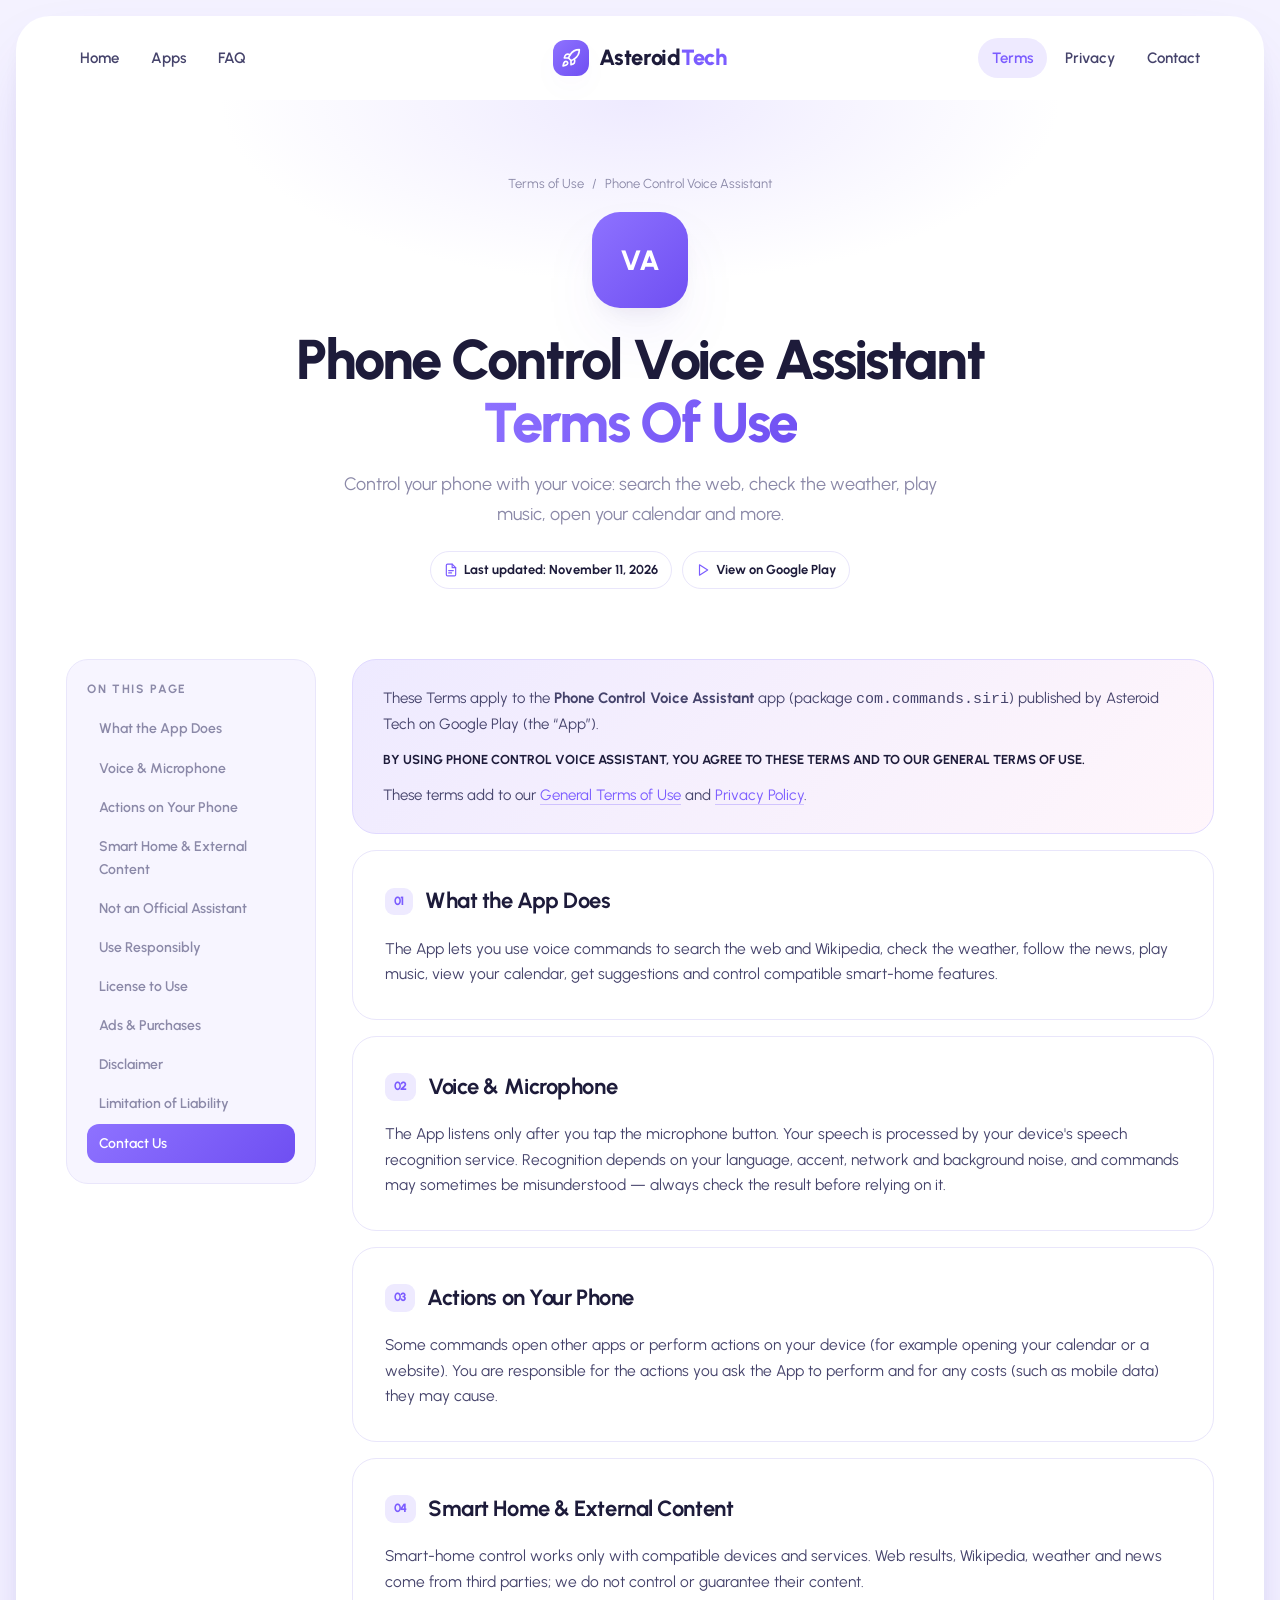
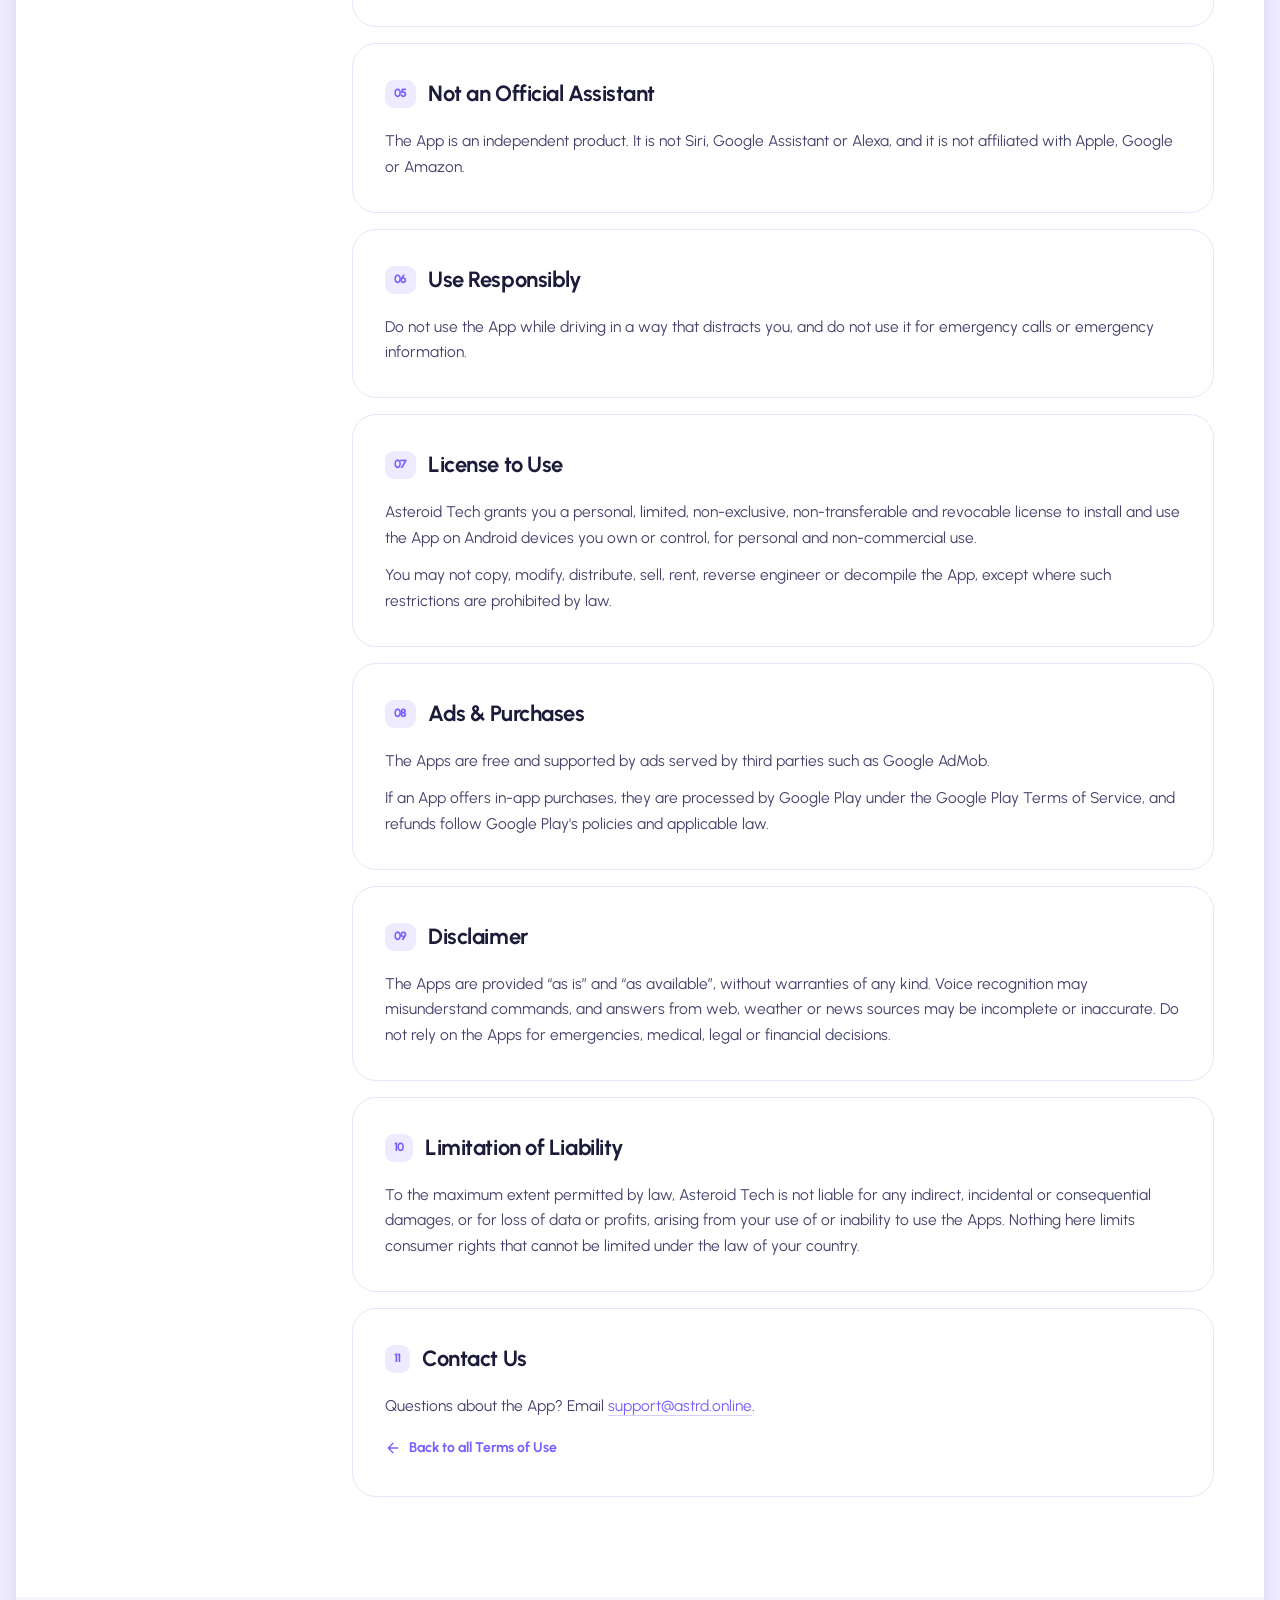
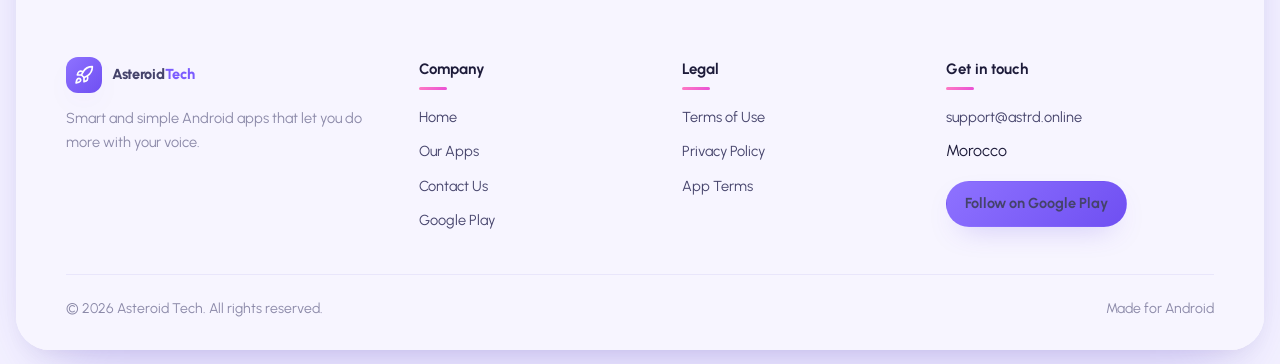
<file: terms-phone-control-voice-assistant.html>
<!DOCTYPE html>
<html lang="en">
<head>
    <meta charset="UTF-8">
    <meta name="viewport" content="width=device-width, initial-scale=1.0">
    <meta name="description" content="Terms of Use for Phone Control Voice Assistant by Asteroid Tech.">
    <meta name="theme-color" content="#7b5cff">
    <meta property="og:title" content="Phone Control Voice Assistant - Terms of Use | Asteroid Tech">
    <meta property="og:description" content="Terms of Use for Phone Control Voice Assistant by Asteroid Tech.">
    <meta property="og:type" content="website">
    <title>Phone Control Voice Assistant - Terms of Use | Asteroid Tech</title>
    <link rel="preconnect" href="https://fonts.googleapis.com">
    <link rel="preconnect" href="https://fonts.gstatic.com" crossorigin>
    <link href="https://fonts.googleapis.com/css2?family=Urbanist:wght@400;500;600;700;800&display=swap" rel="stylesheet">
    <link rel="icon" href="favicon.svg" type="image/svg+xml">
    <link rel="stylesheet" href="style.css">
    <noscript><style>.reveal{opacity:1;transform:none;filter:none}.split .ln>span{transform:none}</style></noscript>
</head>
<body>
<div class="progress"></div>
<div class="frame">

<header>
    <div class="container navbar">
        <nav class="nav-left"><a href="index.html">Home</a><a href="index.html#apps">Apps</a><a href="index.html#faq">FAQ</a></nav>
        <a href="index.html" class="logo" aria-label="Asteroid Tech home"><span class="logo-mark"><svg class="ico" viewBox="0 0 24 24"><path d="M4.5 16.5c-1.5 1.3-2 5-2 5s3.7-.5 5-2c.7-.8.7-2.1-.1-2.9a2.2 2.2 0 0 0-2.9-.1z"/><path d="m12 15-3-3a22 22 0 0 1 2-3.9A12.9 12.9 0 0 1 22 2c0 2.7-.8 7.5-6 11a22.4 22.4 0 0 1-4 2z"/><path d="M9 12H4s.6-3 2-4c1.6-1.1 5 0 5 0M12 15v5s3-.6 4-2c1.1-1.6 0-5 0-5"/></svg></span><span>Asteroid<em>Tech</em></span></a>
        <div class="nav-right"><a href="terms.html" class="active">Terms</a><a href="privacy.html">Privacy</a><a href="contact.html">Contact</a>
            <button class="menu-btn" aria-label="Toggle menu" aria-expanded="false" aria-controls="nav-mobile"><span></span><span></span></button>
        </div>
    </div>
    <nav id="nav-mobile"><ul><li><a href="index.html">Home</a></li><li><a href="index.html#apps">Apps</a></li><li><a href="terms.html" class="active">Terms of Use</a></li><li><a href="privacy.html">Privacy Policy</a></li><li><a href="contact.html">Contact Us</a></li></ul></nav>
</header>

<section class="page-header">
    <div class="crumbs reveal"><a href="terms.html">Terms of Use</a><span>/</span><span>Phone Control Voice Assistant</span></div>
    <div class="app-hero-icon reveal"><img src="https://play-lh.googleusercontent.com/U1N45NA-c3e764oy4DX5SLpooJe7G2JGPnnqaXfKdcQPd6TPkGrox6Tyq6J98i2S3Gabi-nsVRmsYX-_db7QmQ=w240-h480" alt="Phone Control Voice Assistant icon" data-fb="VA" loading="lazy" referrerpolicy="no-referrer"></div>
    <h1 class="split" style="font-size:clamp(34px,5vw,56px)">Phone Control Voice Assistant<br><span class="grad">Terms Of Use</span></h1>
    <p class="reveal" style="--d:.3s">Control your phone with your voice: search the web, check the weather, play music, open your calendar and more.</p>
    <div class="meta-row reveal" style="--d:.4s"><span class="pill"><svg class="ico" viewBox="0 0 24 24"><path d="M14 2H6a2 2 0 0 0-2 2v16a2 2 0 0 0 2 2h12a2 2 0 0 0 2-2V8z"/><path d="M14 2v6h6M8 13h8M8 17h5"/></svg>Last updated: November 11, 2026</span>
    <a class="pill" href="https://play.google.com/store/apps/details?id=com.commands.siri" target="_blank" rel="noopener noreferrer"><svg class="ico" viewBox="0 0 24 24"><path d="M6 3l14 9-14 9z"/></svg>View on Google Play</a></div>
</section>
<main><section class="legal-section"><div class="container legal-layout">
    <aside class="toc"><h4>On this page</h4><nav><a href="#service" class="active">What the App Does</a>
<a href="#voice">Voice &amp; Microphone</a>
<a href="#actions">Actions on Your Phone</a>
<a href="#smart-home">Smart Home &amp; External Content</a>
<a href="#not-official">Not an Official Assistant</a>
<a href="#safety">Use Responsibly</a>
<a href="#license">License to Use</a>
<a href="#ads">Ads &amp; Purchases</a>
<a href="#disclaimer">Disclaimer</a>
<a href="#liability">Limitation of Liability</a>
<a href="#contact">Contact Us</a></nav></aside>
    <article class="legal-content"><div class="notice reveal"><p>These Terms apply to the <b>Phone Control Voice Assistant</b> app (package <code>com.commands.siri</code>) published by Asteroid Tech on Google Play (the “App”).</p><p class="caps">BY USING PHONE CONTROL VOICE ASSISTANT, YOU AGREE TO THESE TERMS AND TO OUR GENERAL TERMS OF USE.</p><p>These terms add to our <a class="link" href="terms.html">General Terms of Use</a> and <a class="link" href="privacy.html">Privacy Policy</a>.</p></div><section class="policy-card reveal" id="service"><h2><span class="n">01</span>What the App Does</h2><p>The App lets you use voice commands to search the web and Wikipedia, check the weather, follow the news, play music, view your calendar, get suggestions and control compatible smart-home features.</p></section>
<section class="policy-card reveal" id="voice"><h2><span class="n">02</span>Voice &amp; Microphone</h2><p>The App listens only after you tap the microphone button. Your speech is processed by your device's speech recognition service. Recognition depends on your language, accent, network and background noise, and commands may sometimes be misunderstood — always check the result before relying on it.</p></section>
<section class="policy-card reveal" id="actions"><h2><span class="n">03</span>Actions on Your Phone</h2><p>Some commands open other apps or perform actions on your device (for example opening your calendar or a website). You are responsible for the actions you ask the App to perform and for any costs (such as mobile data) they may cause.</p></section>
<section class="policy-card reveal" id="smart-home"><h2><span class="n">04</span>Smart Home &amp; External Content</h2><p>Smart-home control works only with compatible devices and services. Web results, Wikipedia, weather and news come from third parties; we do not control or guarantee their content.</p></section>
<section class="policy-card reveal" id="not-official"><h2><span class="n">05</span>Not an Official Assistant</h2><p>The App is an independent product. It is not Siri, Google Assistant or Alexa, and it is not affiliated with Apple, Google or Amazon.</p></section>
<section class="policy-card reveal" id="safety"><h2><span class="n">06</span>Use Responsibly</h2><p>Do not use the App while driving in a way that distracts you, and do not use it for emergency calls or emergency information.</p></section>
<section class="policy-card reveal" id="license"><h2><span class="n">07</span>License to Use</h2><p>Asteroid Tech grants you a personal, limited, non-exclusive, non-transferable and revocable license to install and use the App on Android devices you own or control, for personal and non-commercial use.</p><p>You may not copy, modify, distribute, sell, rent, reverse engineer or decompile the App, except where such restrictions are prohibited by law.</p></section>
<section class="policy-card reveal" id="ads"><h2><span class="n">08</span>Ads &amp; Purchases</h2><p>The Apps are free and supported by ads served by third parties such as Google AdMob.</p><p>If an App offers in-app purchases, they are processed by Google Play under the Google Play Terms of Service, and refunds follow Google Play's policies and applicable law.</p></section>
<section class="policy-card reveal" id="disclaimer"><h2><span class="n">09</span>Disclaimer</h2><p>The Apps are provided “as is” and “as available”, without warranties of any kind. Voice recognition may misunderstand commands, and answers from web, weather or news sources may be incomplete or inaccurate. Do not rely on the Apps for emergencies, medical, legal or financial decisions.</p></section>
<section class="policy-card reveal" id="liability"><h2><span class="n">10</span>Limitation of Liability</h2><p>To the maximum extent permitted by law, Asteroid Tech is not liable for any indirect, incidental or consequential damages, or for loss of data or profits, arising from your use of or inability to use the Apps. Nothing here limits consumer rights that cannot be limited under the law of your country.</p></section>
<section class="policy-card reveal" id="contact"><h2><span class="n">11</span>Contact Us</h2><p>Questions about the App? Email <a class="link" href="mailto:hightechandroid@outlook.com">support@astrd.online</a>.</p><a class="back-link" href="terms.html"><svg class="ico" viewBox="0 0 24 24"><path d="M19 12H5M12 19l-7-7 7-7"/></svg> Back to all Terms of Use</a></section></article>
</div></section></main>

<footer>
    <div class="container">
        <div class="footer-top">
            <div><a href="index.html" class="logo" aria-label="Asteroid Tech home"><span class="logo-mark"><svg class="ico" viewBox="0 0 24 24"><path d="M4.5 16.5c-1.5 1.3-2 5-2 5s3.7-.5 5-2c.7-.8.7-2.1-.1-2.9a2.2 2.2 0 0 0-2.9-.1z"/><path d="m12 15-3-3a22 22 0 0 1 2-3.9A12.9 12.9 0 0 1 22 2c0 2.7-.8 7.5-6 11a22.4 22.4 0 0 1-4 2z"/><path d="M9 12H4s.6-3 2-4c1.6-1.1 5 0 5 0M12 15v5s3-.6 4-2c1.1-1.6 0-5 0-5"/></svg></span><span>Asteroid<em>Tech</em></span></a><p>Smart and simple Android apps that let you do more with your voice.</p></div>
            <div><h5>Company</h5><ul>
                <li><a href="index.html">Home</a></li><li><a href="index.html#apps">Our Apps</a></li>
                <li><a href="contact.html">Contact Us</a></li><li><a href="https://play.google.com/store/apps/dev?id=8295305621930182229" target="_blank" rel="noopener noreferrer">Google Play</a></li></ul></div>
            <div><h5>Legal</h5><ul>
                <li><a href="terms.html">Terms of Use</a></li><li><a href="privacy.html">Privacy Policy</a></li>
                <li><a href="terms-phone-control-voice-assistant.html">App Terms</a></li></ul></div>
            <div><h5>Get in touch</h5><ul>
                <li><a href="mailto:hightechandroid@outlook.com">support@astrd.online</a></li><li>Morocco</li></ul>
                <a href="https://play.google.com/store/apps/dev?id=8295305621930182229" target="_blank" rel="noopener noreferrer" class="btn btn-p btn-sm" style="margin-top:16px">Follow on Google Play</a></div>
        </div>
        <div class="footer-bottom"><span>© <span class="year">2026</span> Asteroid Tech. All rights reserved.</span><span>Made for Android</span></div>
    </div>
</footer>
</div>
<script src="script.js"></script>
</body>
</html>
</file>
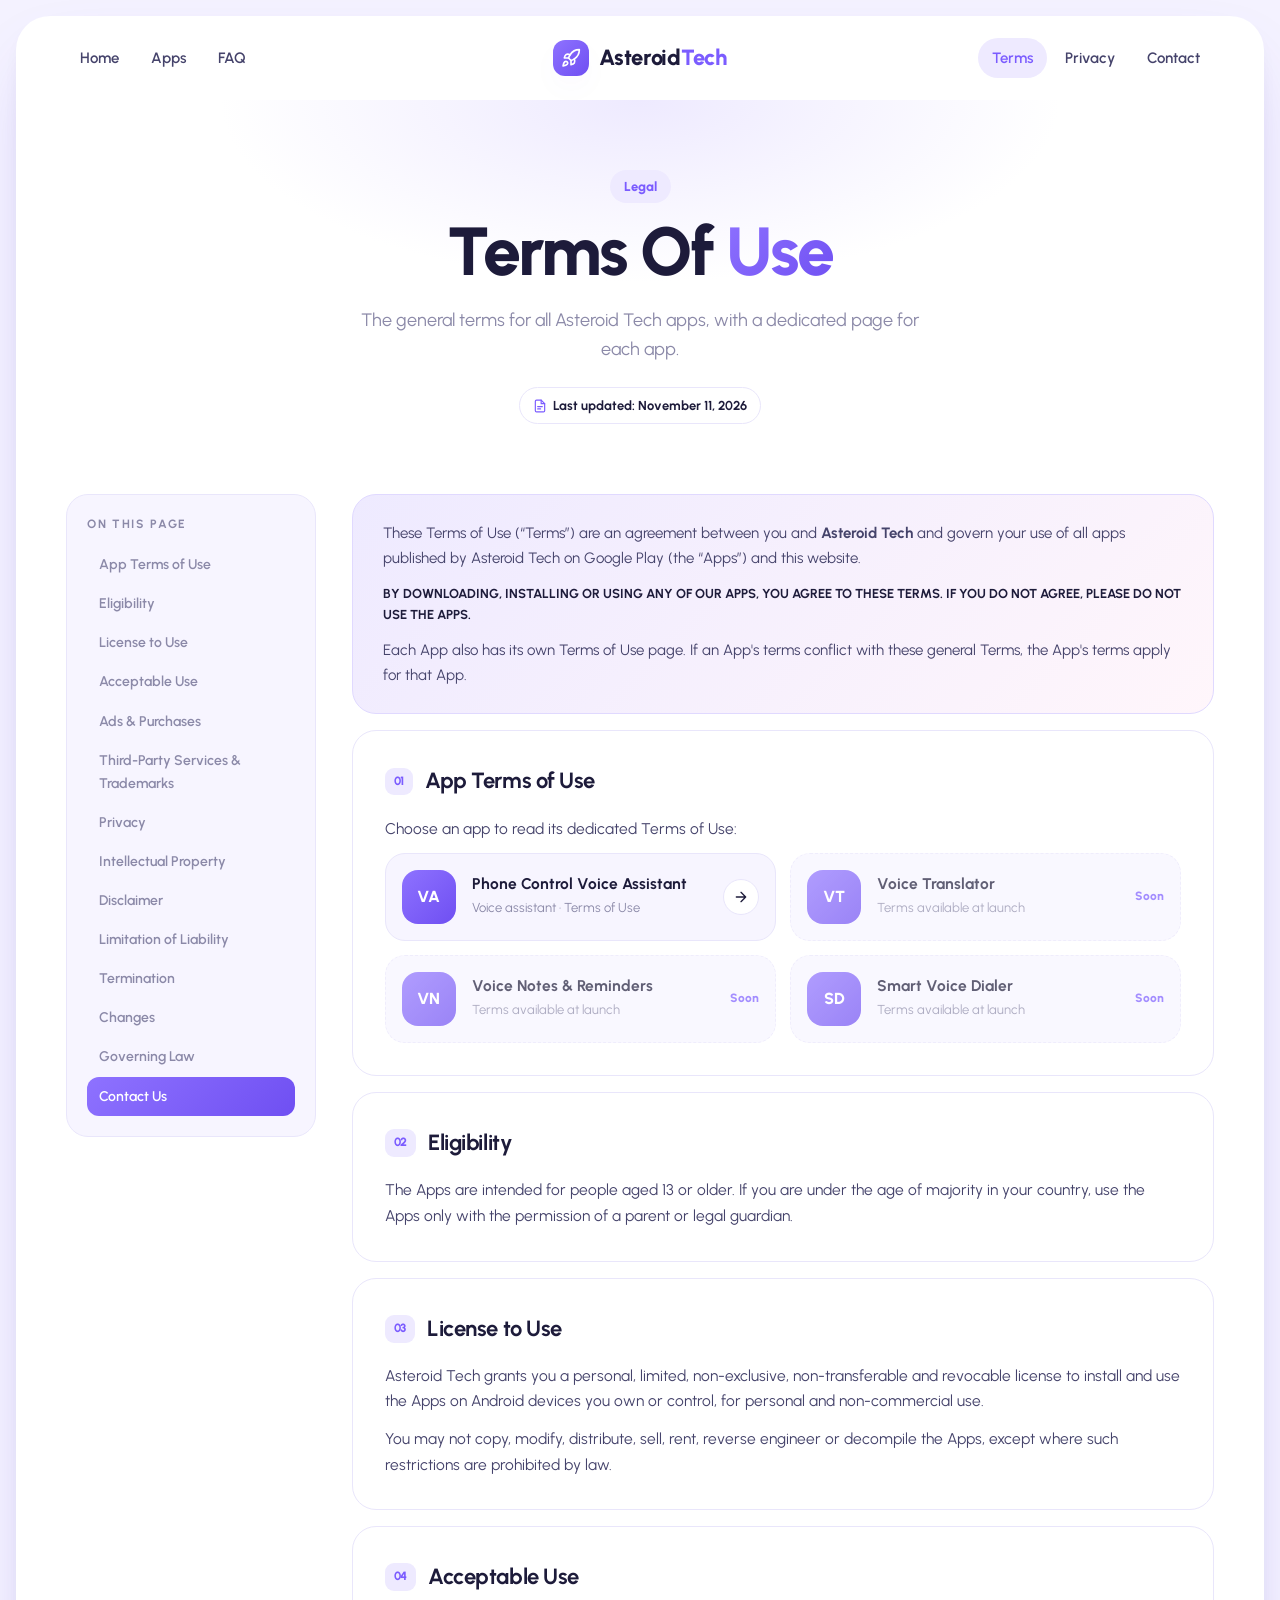
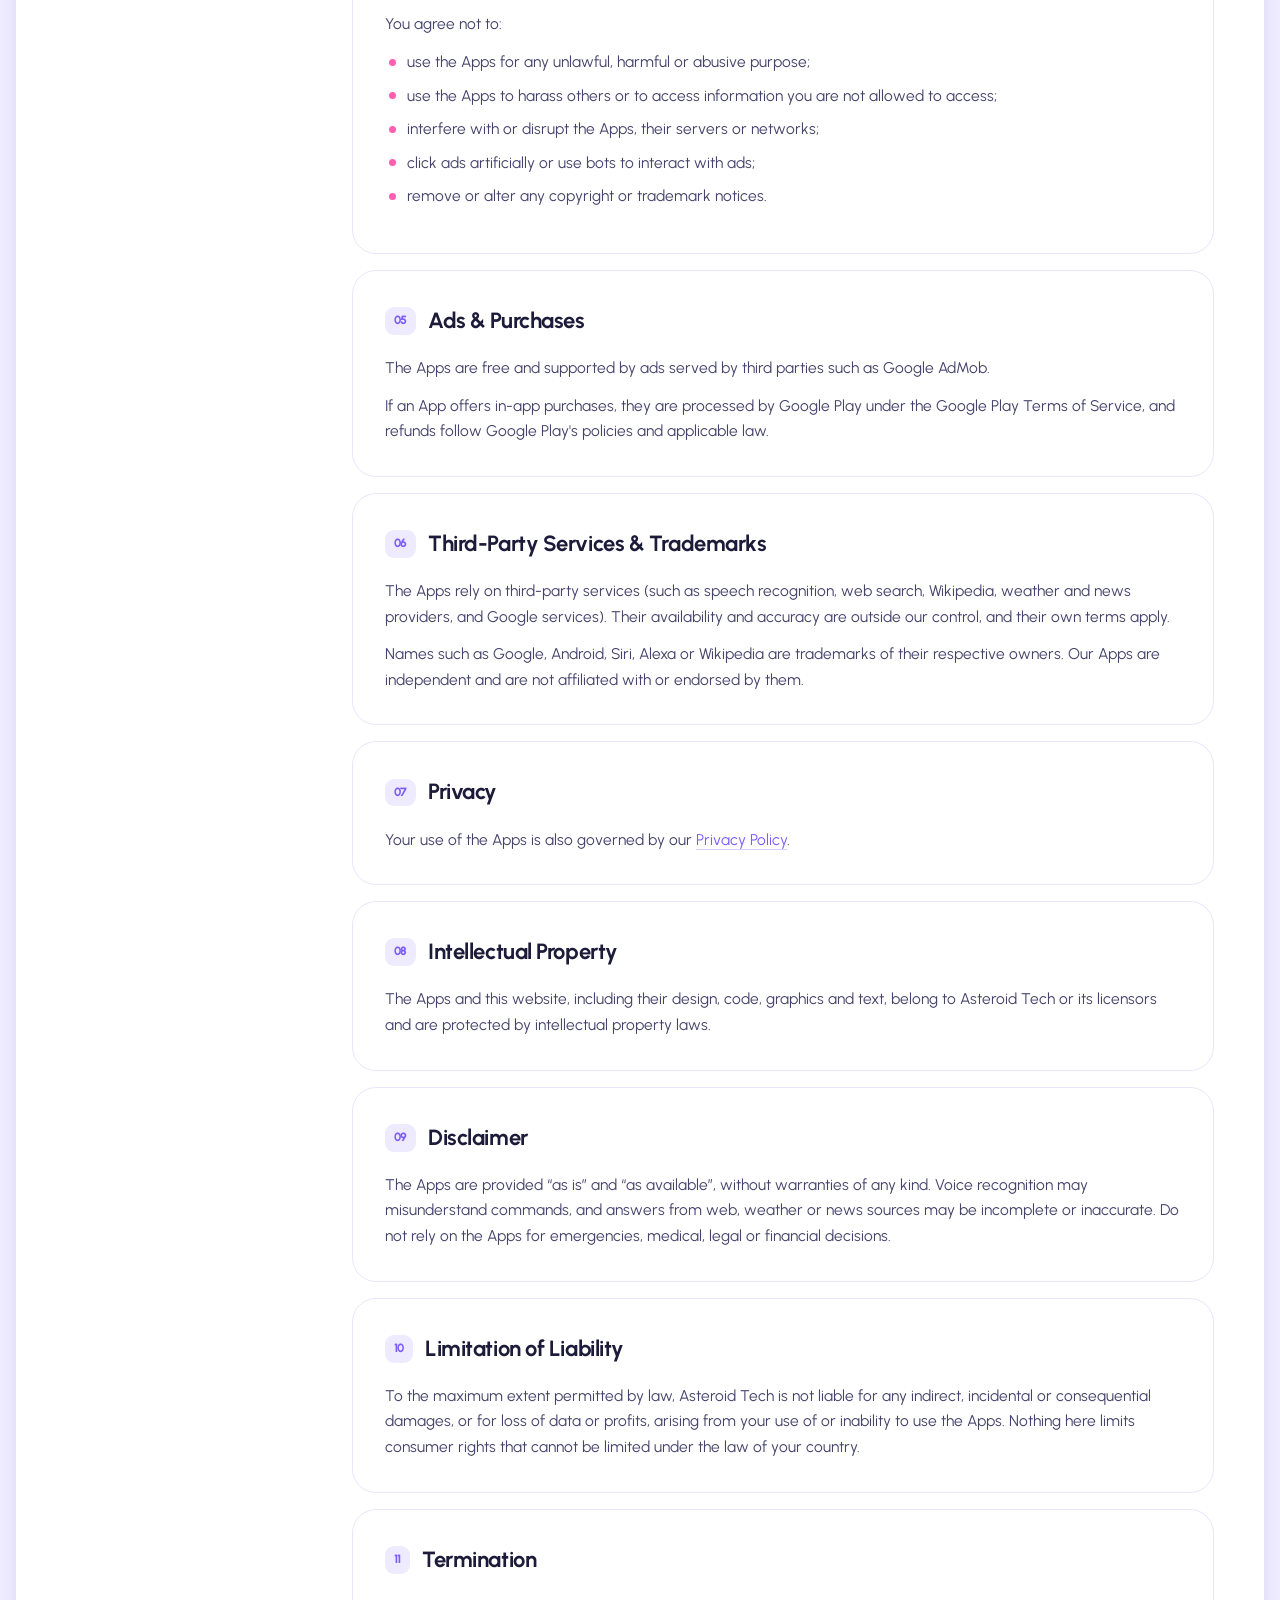
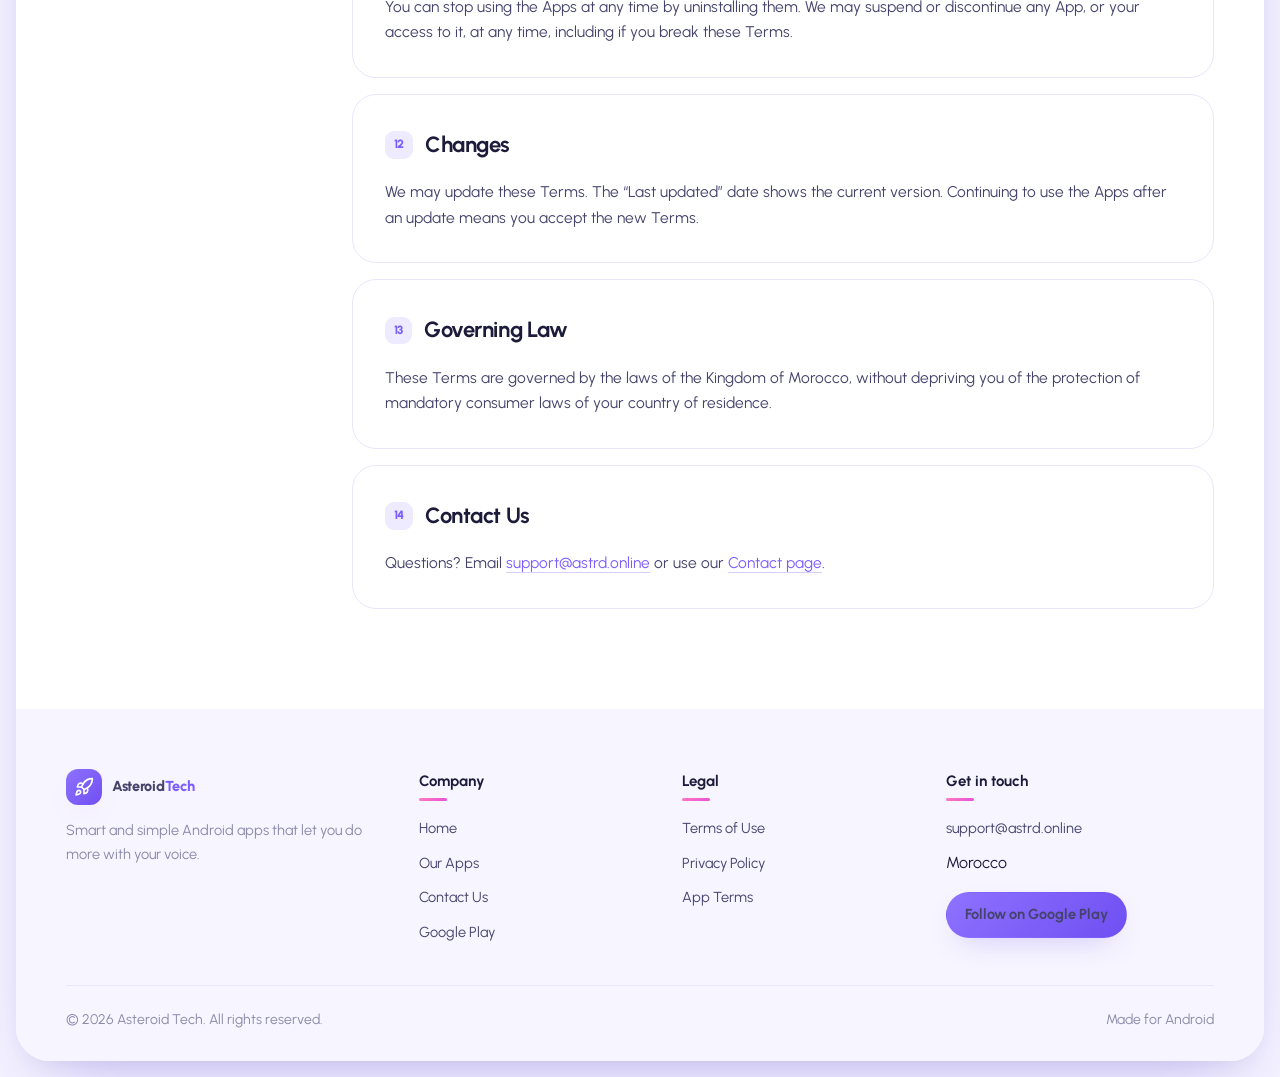
<file: terms.html>
<!DOCTYPE html>
<html lang="en">
<head>
    <meta charset="UTF-8">
    <meta name="viewport" content="width=device-width, initial-scale=1.0">
    <meta name="description" content="General Terms of Use for Asteroid Tech Android apps.">
    <meta name="theme-color" content="#7b5cff">
    <meta property="og:title" content="Asteroid Tech - Terms of Use">
    <meta property="og:description" content="General Terms of Use for Asteroid Tech Android apps.">
    <meta property="og:type" content="website">
    <title>Asteroid Tech - Terms of Use</title>
    <link rel="preconnect" href="https://fonts.googleapis.com">
    <link rel="preconnect" href="https://fonts.gstatic.com" crossorigin>
    <link href="https://fonts.googleapis.com/css2?family=Urbanist:wght@400;500;600;700;800&display=swap" rel="stylesheet">
    <link rel="icon" href="favicon.svg" type="image/svg+xml">
    <link rel="stylesheet" href="style.css">
    <noscript><style>.reveal{opacity:1;transform:none;filter:none}.split .ln>span{transform:none}</style></noscript>
</head>
<body>
<div class="progress"></div>
<div class="frame">

<header>
    <div class="container navbar">
        <nav class="nav-left"><a href="index.html">Home</a><a href="index.html#apps">Apps</a><a href="index.html#faq">FAQ</a></nav>
        <a href="index.html" class="logo" aria-label="Asteroid Tech home"><span class="logo-mark"><svg class="ico" viewBox="0 0 24 24"><path d="M4.5 16.5c-1.5 1.3-2 5-2 5s3.7-.5 5-2c.7-.8.7-2.1-.1-2.9a2.2 2.2 0 0 0-2.9-.1z"/><path d="m12 15-3-3a22 22 0 0 1 2-3.9A12.9 12.9 0 0 1 22 2c0 2.7-.8 7.5-6 11a22.4 22.4 0 0 1-4 2z"/><path d="M9 12H4s.6-3 2-4c1.6-1.1 5 0 5 0M12 15v5s3-.6 4-2c1.1-1.6 0-5 0-5"/></svg></span><span>Asteroid<em>Tech</em></span></a>
        <div class="nav-right"><a href="terms.html" class="active">Terms</a><a href="privacy.html">Privacy</a><a href="contact.html">Contact</a>
            <button class="menu-btn" aria-label="Toggle menu" aria-expanded="false" aria-controls="nav-mobile"><span></span><span></span></button>
        </div>
    </div>
    <nav id="nav-mobile"><ul><li><a href="index.html">Home</a></li><li><a href="index.html#apps">Apps</a></li><li><a href="terms.html" class="active">Terms of Use</a></li><li><a href="privacy.html">Privacy Policy</a></li><li><a href="contact.html">Contact Us</a></li></ul></nav>
</header>

<section class="page-header">
    <span class="eyebrow reveal">Legal</span>
    <h1 class="split">Terms Of <span class="grad">Use</span></h1>
    <p class="reveal" style="--d:.3s">The general terms for all Asteroid Tech apps, with a dedicated page for each app.</p><div class="meta-row reveal" style="--d:.4s"><span class="pill"><svg class="ico" viewBox="0 0 24 24"><path d="M14 2H6a2 2 0 0 0-2 2v16a2 2 0 0 0 2 2h12a2 2 0 0 0 2-2V8z"/><path d="M14 2v6h6M8 13h8M8 17h5"/></svg>Last updated: November 11, 2026</span></div>
</section>
<main><section class="legal-section"><div class="container legal-layout">
    <aside class="toc"><h4>On this page</h4><nav><a href="#apps-terms" class="active">App Terms of Use</a>
<a href="#eligibility">Eligibility</a>
<a href="#license">License to Use</a>
<a href="#acceptable-use">Acceptable Use</a>
<a href="#ads">Ads &amp; Purchases</a>
<a href="#third-party">Third-Party Services &amp; Trademarks</a>
<a href="#privacy">Privacy</a>
<a href="#ip">Intellectual Property</a>
<a href="#disclaimer">Disclaimer</a>
<a href="#liability">Limitation of Liability</a>
<a href="#termination">Termination</a>
<a href="#changes">Changes</a>
<a href="#law">Governing Law</a>
<a href="#contact">Contact Us</a></nav></aside>
    <article class="legal-content"><div class="notice reveal"><p>These Terms of Use (“Terms”) are an agreement between you and <b>Asteroid Tech</b> and govern your use of all apps published by Asteroid Tech on Google Play (the “Apps”) and this website.</p><p class="caps">BY DOWNLOADING, INSTALLING OR USING ANY OF OUR APPS, YOU AGREE TO THESE TERMS. IF YOU DO NOT AGREE, PLEASE DO NOT USE THE APPS.</p><p>Each App also has its own Terms of Use page. If an App's terms conflict with these general Terms, the App's terms apply for that App.</p></div><section class="policy-card reveal" id="apps-terms"><h2><span class="n">01</span>App Terms of Use</h2><p>Choose an app to read its dedicated Terms of Use:</p><div class="terms-list"><a class="terms-item" href="terms-phone-control-voice-assistant.html"><span class="ti"><img src="https://play-lh.googleusercontent.com/U1N45NA-c3e764oy4DX5SLpooJe7G2JGPnnqaXfKdcQPd6TPkGrox6Tyq6J98i2S3Gabi-nsVRmsYX-_db7QmQ=w240-h480" alt="Phone Control Voice Assistant icon" data-fb="VA" loading="lazy" referrerpolicy="no-referrer"></span>
        <span><b>Phone Control Voice Assistant</b><small>Voice assistant · Terms of Use</small></span><span class="go"><svg class="ico" viewBox="0 0 24 24"><path d="M5 12h14M12 5l7 7-7 7"/></svg></span></a><div class="terms-item soon"><span class="ti"><div class="fb">VT</div></span><span><b>Voice Translator</b><small>Terms available at launch</small></span><span class="soon-tag">Soon</span></div><div class="terms-item soon"><span class="ti"><div class="fb">VN</div></span><span><b>Voice Notes &amp; Reminders</b><small>Terms available at launch</small></span><span class="soon-tag">Soon</span></div><div class="terms-item soon"><span class="ti"><div class="fb">SD</div></span><span><b>Smart Voice Dialer</b><small>Terms available at launch</small></span><span class="soon-tag">Soon</span></div></div></section>
<section class="policy-card reveal" id="eligibility"><h2><span class="n">02</span>Eligibility</h2><p>The Apps are intended for people aged 13 or older. If you are under the age of majority in your country, use the Apps only with the permission of a parent or legal guardian.</p></section>
<section class="policy-card reveal" id="license"><h2><span class="n">03</span>License to Use</h2><p>Asteroid Tech grants you a personal, limited, non-exclusive, non-transferable and revocable license to install and use the Apps on Android devices you own or control, for personal and non-commercial use.</p><p>You may not copy, modify, distribute, sell, rent, reverse engineer or decompile the Apps, except where such restrictions are prohibited by law.</p></section>
<section class="policy-card reveal" id="acceptable-use"><h2><span class="n">04</span>Acceptable Use</h2><p>You agree not to:</p><ul><li>use the Apps for any unlawful, harmful or abusive purpose;</li><li>use the Apps to harass others or to access information you are not allowed to access;</li><li>interfere with or disrupt the Apps, their servers or networks;</li><li>click ads artificially or use bots to interact with ads;</li><li>remove or alter any copyright or trademark notices.</li></ul></section>
<section class="policy-card reveal" id="ads"><h2><span class="n">05</span>Ads &amp; Purchases</h2><p>The Apps are free and supported by ads served by third parties such as Google AdMob.</p><p>If an App offers in-app purchases, they are processed by Google Play under the Google Play Terms of Service, and refunds follow Google Play's policies and applicable law.</p></section>
<section class="policy-card reveal" id="third-party"><h2><span class="n">06</span>Third-Party Services &amp; Trademarks</h2><p>The Apps rely on third-party services (such as speech recognition, web search, Wikipedia, weather and news providers, and Google services). Their availability and accuracy are outside our control, and their own terms apply.</p><p>Names such as Google, Android, Siri, Alexa or Wikipedia are trademarks of their respective owners. Our Apps are independent and are not affiliated with or endorsed by them.</p></section>
<section class="policy-card reveal" id="privacy"><h2><span class="n">07</span>Privacy</h2><p>Your use of the Apps is also governed by our <a class="link" href="privacy.html">Privacy Policy</a>.</p></section>
<section class="policy-card reveal" id="ip"><h2><span class="n">08</span>Intellectual Property</h2><p>The Apps and this website, including their design, code, graphics and text, belong to Asteroid Tech or its licensors and are protected by intellectual property laws.</p></section>
<section class="policy-card reveal" id="disclaimer"><h2><span class="n">09</span>Disclaimer</h2><p>The Apps are provided “as is” and “as available”, without warranties of any kind. Voice recognition may misunderstand commands, and answers from web, weather or news sources may be incomplete or inaccurate. Do not rely on the Apps for emergencies, medical, legal or financial decisions.</p></section>
<section class="policy-card reveal" id="liability"><h2><span class="n">10</span>Limitation of Liability</h2><p>To the maximum extent permitted by law, Asteroid Tech is not liable for any indirect, incidental or consequential damages, or for loss of data or profits, arising from your use of or inability to use the Apps. Nothing here limits consumer rights that cannot be limited under the law of your country.</p></section>
<section class="policy-card reveal" id="termination"><h2><span class="n">11</span>Termination</h2><p>You can stop using the Apps at any time by uninstalling them. We may suspend or discontinue any App, or your access to it, at any time, including if you break these Terms.</p></section>
<section class="policy-card reveal" id="changes"><h2><span class="n">12</span>Changes</h2><p>We may update these Terms. The “Last updated” date shows the current version. Continuing to use the Apps after an update means you accept the new Terms.</p></section>
<section class="policy-card reveal" id="law"><h2><span class="n">13</span>Governing Law</h2><p>These Terms are governed by the laws of the Kingdom of Morocco, without depriving you of the protection of mandatory consumer laws of your country of residence.</p></section>
<section class="policy-card reveal" id="contact"><h2><span class="n">14</span>Contact Us</h2><p>Questions? Email <a class="link" href="mailto:hightechandroid@outlook.com">support@astrd.online</a> or use our <a class="link" href="contact.html">Contact page</a>.</p></section></article>
</div></section></main>

<footer>
    <div class="container">
        <div class="footer-top">
            <div><a href="index.html" class="logo" aria-label="Asteroid Tech home"><span class="logo-mark"><svg class="ico" viewBox="0 0 24 24"><path d="M4.5 16.5c-1.5 1.3-2 5-2 5s3.7-.5 5-2c.7-.8.7-2.1-.1-2.9a2.2 2.2 0 0 0-2.9-.1z"/><path d="m12 15-3-3a22 22 0 0 1 2-3.9A12.9 12.9 0 0 1 22 2c0 2.7-.8 7.5-6 11a22.4 22.4 0 0 1-4 2z"/><path d="M9 12H4s.6-3 2-4c1.6-1.1 5 0 5 0M12 15v5s3-.6 4-2c1.1-1.6 0-5 0-5"/></svg></span><span>Asteroid<em>Tech</em></span></a><p>Smart and simple Android apps that let you do more with your voice.</p></div>
            <div><h5>Company</h5><ul>
                <li><a href="index.html">Home</a></li><li><a href="index.html#apps">Our Apps</a></li>
                <li><a href="contact.html">Contact Us</a></li><li><a href="https://play.google.com/store/apps/dev?id=8295305621930182229" target="_blank" rel="noopener noreferrer">Google Play</a></li></ul></div>
            <div><h5>Legal</h5><ul>
                <li><a href="terms.html">Terms of Use</a></li><li><a href="privacy.html">Privacy Policy</a></li>
                <li><a href="terms-phone-control-voice-assistant.html">App Terms</a></li></ul></div>
            <div><h5>Get in touch</h5><ul>
                <li><a href="mailto:hightechandroid@outlook.com">support@astrd.online</a></li><li>Morocco</li></ul>
                <a href="https://play.google.com/store/apps/dev?id=8295305621930182229" target="_blank" rel="noopener noreferrer" class="btn btn-p btn-sm" style="margin-top:16px">Follow on Google Play</a></div>
        </div>
        <div class="footer-bottom"><span>© <span class="year">2026</span> Asteroid Tech. All rights reserved.</span><span>Made for Android</span></div>
    </div>
</footer>
</div>
<script src="script.js"></script>
</body>
</html>
</file>
<file: style.css>
/* =========================================================
   ASTEROID TECH — lavender UI
   ========================================================= */
:root {
    --bg: #f4f2ff;
    --paper: #ffffff;
    --soft: #f7f5ff;
    --ink: #1d1b3a;
    --ink-2: #45436b;
    --muted: #8b89a8;
    --line: #e9e6fb;
    --p: #7b5cff;
    --p-2: #9b82ff;
    --p-dark: #5b3fe0;
    --p-soft: #eeeaff;
    --pink: #ff5fb0;
    --pink-2: #ff8ac8;
    --grad: linear-gradient(135deg, #8e72ff 0%, #6f4ff2 100%);
    --grad-pink: linear-gradient(135deg, #ff7ac2 0%, #e94fd6 100%);
    --radius: 26px;
    --shadow: 0 30px 70px -30px rgba(91, 63, 224, .35), 0 10px 26px -14px rgba(29, 27, 58, .12);
    --shadow-sm: 0 12px 30px -14px rgba(91, 63, 224, .35);
    --ease: cubic-bezier(.22, 1, .36, 1);
}
* { margin: 0; padding: 0; box-sizing: border-box; }
html { scroll-behavior: smooth; scroll-padding-top: 96px; }
body { font-family: 'Urbanist', system-ui, -apple-system, 'Segoe UI', Roboto, Arial, sans-serif; background: var(--bg); color: var(--ink); line-height: 1.65; overflow-x: hidden; -webkit-font-smoothing: antialiased; }
a { color: inherit; text-decoration: none; }
img { max-width: 100%; display: block; }
ul { list-style: none; }
button { font: inherit; }
::selection { background: var(--p); color: #fff; }
.container { width: min(1180px, 92%); margin-inline: auto; }
.ico { fill: none; stroke: currentColor; stroke-width: 2; stroke-linecap: round; stroke-linejoin: round; }
.frame { width: min(1300px, 100% - 32px); margin: 16px auto; background: var(--paper); border-radius: 34px; box-shadow: var(--shadow); overflow: clip; position: relative; }
.progress { position: fixed; top: 0; left: 0; width: 100%; height: 3px; transform-origin: 0 50%; transform: scaleX(0); background: var(--grad-pink); z-index: 2000; }
.grad { background: var(--grad); -webkit-background-clip: text; background-clip: text; color: transparent; }

/* HEADER */
header { position: sticky; top: 0; z-index: 1000; transition: background .3s, box-shadow .3s; }
header.scrolled { background: rgba(255, 255, 255, .85); -webkit-backdrop-filter: blur(14px); backdrop-filter: blur(14px); box-shadow: 0 1px 0 var(--line); }
.navbar { min-height: 84px; display: grid; grid-template-columns: 1fr auto 1fr; align-items: center; gap: 20px; }
.nav-left, .nav-right { display: flex; gap: 4px; }
.nav-right { justify-content: flex-end; align-items: center; }
.nav-left a, .nav-right a:not(.btn) { padding: 8px 14px; font-size: 15px; font-weight: 600; color: var(--ink-2); border-radius: 999px; transition: .25s; }
.nav-left a:hover, .nav-right a:not(.btn):hover { color: var(--p); }
.nav-left a.active, .nav-right a.active { color: var(--p); background: var(--p-soft); }
.logo { display: flex; align-items: center; gap: 10px; font-size: 22px; font-weight: 800; letter-spacing: -.3px; }
.logo-mark { width: 36px; height: 36px; border-radius: 12px; display: grid; place-items: center; background: var(--grad); color: #fff; box-shadow: var(--shadow-sm); transition: transform .5s var(--ease); }
.logo-mark svg { width: 20px; height: 20px; }
.logo:hover .logo-mark { transform: rotate(-14deg); }
.logo em { font-style: normal; color: var(--p); }
.menu-btn { display: none; width: 44px; height: 44px; border-radius: 14px; border: 1px solid var(--line); background: var(--paper); cursor: pointer; position: relative; }
.menu-btn span { position: absolute; left: 12px; right: 12px; height: 2px; background: var(--ink); border-radius: 2px; transition: .3s var(--ease); }
.menu-btn span:first-child { top: 17px; } .menu-btn span:last-child { top: 25px; }
.menu-btn.open span:first-child { top: 21px; transform: rotate(45deg); }
.menu-btn.open span:last-child { top: 21px; transform: rotate(-45deg); }
#nav-mobile { display: none; }

/* BUTTONS */
.btn { display: inline-flex; align-items: center; justify-content: center; gap: 10px; padding: 14px 26px; border-radius: 999px; border: 1px solid transparent; font-size: 15px; font-weight: 700; cursor: pointer; transition: transform .3s var(--ease), box-shadow .3s, background .3s, color .3s, border-color .3s; }
.btn svg { width: 18px; height: 18px; transition: transform .3s var(--ease); }
.btn:hover svg { transform: translateX(3px); }
.btn-pink { background: var(--grad-pink); color: #fff; box-shadow: 0 14px 30px -12px rgba(233, 79, 214, .7); }
.btn-pink:hover { transform: translateY(-3px); box-shadow: 0 20px 36px -12px rgba(233, 79, 214, .8); }
.btn-p { background: var(--grad); color: #fff; box-shadow: var(--shadow-sm); }
.btn-p:hover { transform: translateY(-3px); }
.btn-white { background: #fff; color: var(--p); }
.btn-white:hover { transform: translateY(-3px); }
.btn-line { border-color: var(--line); color: var(--ink); background: #fff; }
.btn-line:hover { border-color: var(--p); color: var(--p); transform: translateY(-3px); }
.btn-sm { padding: 10px 18px; font-size: 14px; }

/* REVEAL */
.reveal { opacity: 0; transform: translateY(34px); filter: blur(6px); transition: opacity 1s var(--ease), transform 1s var(--ease), filter 1s var(--ease); transition-delay: var(--d, 0s); }
.reveal.in { opacity: 1; transform: none; filter: none; }
.split .ln { display: block; overflow: hidden; padding-bottom: .06em; }
.split .ln > span { display: inline-block; transform: translateY(110%); transition: transform 1.1s var(--ease); transition-delay: calc(var(--i) * .12s + .1s); }
.split.in .ln > span { transform: none; }

/* HERO */
.hero { position: relative; padding: 50px 0 0; overflow: hidden; }
.hero-bg { position: absolute; left: 3%; right: 3%; bottom: 40px; height: 52%; border-radius: 40px; background: var(--grad); clip-path: polygon(0 26%, 100% 0, 100% 100%, 0 100%); }
.hero-bg::after { content: ""; position: absolute; inset: 0; background: radial-gradient(500px 260px at 80% 30%, rgba(255, 255, 255, .22), transparent 70%), radial-gradient(400px 200px at 10% 100%, rgba(255, 95, 176, .25), transparent 70%); }
.hero-grid { position: relative; display: grid; grid-template-columns: 1.05fr 1fr; gap: 40px; align-items: start; z-index: 1; }
.hero-side { position: absolute; left: -40px; top: 40px; display: grid; gap: 22px; color: var(--muted); }
.hero h1 { font-size: clamp(42px, 6vw, 74px); line-height: 1.04; letter-spacing: -.035em; font-weight: 800; margin-bottom: 22px; }
.hero .lead { max-width: 440px; color: var(--muted); font-size: 18px; margin-bottom: 32px; }
.hero-actions { display: flex; gap: 14px; flex-wrap: wrap; align-items: center; }
.rate-chip { display: inline-flex; align-items: center; gap: 8px; padding: 9px 14px; border-radius: 14px; background: #fff; box-shadow: var(--shadow-sm); font-size: 14px; font-weight: 700; }
.rate-chip svg { width: 18px; height: 18px; }
.rate-chip .st { fill: #ffb703; stroke: none; }
.rate-chip small { color: var(--muted); font-weight: 600; }
.hero-features { display: grid; grid-template-columns: repeat(2, minmax(0, 1fr)); gap: 30px; margin-top: 150px; padding-bottom: 70px; color: #fff; max-width: 520px; }
.hf i { width: 48px; height: 48px; border-radius: 14px; display: grid; place-items: center; background: rgba(255, 255, 255, .18); margin-bottom: 14px; }
.hf i svg { width: 22px; height: 22px; }
.hf h3 { font-size: 18px; margin-bottom: 4px; }
.hf p { font-size: 14px; opacity: .8; }

.phone-stage { position: relative; height: 640px; }
.phone { position: absolute; left: 50%; top: 10px; width: 270px; height: 560px; margin-left: -135px; border-radius: 42px; padding: 10px; background: #fff; box-shadow: 0 40px 80px -30px rgba(91, 63, 224, .6), 0 0 0 1px var(--line); animation: bob 7s ease-in-out infinite; transition: transform .2s linear; }
@keyframes bob { 0%, 100% { translate: 0 0; } 50% { translate: 0 -14px; } }
.screen { width: 100%; height: 100%; border-radius: 34px; background: var(--soft); padding: 22px 16px 16px; overflow: hidden; position: relative; }
.scr-top { display: flex; justify-content: space-between; align-items: center; margin-bottom: 14px; font-size: 13px; font-weight: 800; }
.scr-top span { color: var(--p); }
.scr-top i { width: 30px; height: 30px; border-radius: 50%; overflow: hidden; }
.scr-top i img, .scr-top i .fb { width: 100%; height: 100%; }
.scr-hello { font-size: 13px; color: var(--muted); }
.scr-hello b { display: block; font-size: 19px; color: var(--ink); }
.scr-card { margin: 14px 0; padding: 16px; border-radius: 20px; background: var(--grad); color: #fff; position: relative; overflow: hidden; }
.scr-card::after { content: ""; position: absolute; right: -20px; top: -20px; width: 90px; height: 90px; border-radius: 50%; background: rgba(255, 255, 255, .15); }
.scr-card small { font-size: 11px; opacity: .85; }
.scr-card b { display: block; font-size: 15px; line-height: 1.25; margin: 4px 0 10px; }
.wave { display: flex; gap: 3px; align-items: center; height: 26px; }
.wave span { width: 4px; border-radius: 4px; background: #fff; animation: wave 1.1s ease-in-out infinite; animation-delay: calc(var(--i) * -.13s); }
@keyframes wave { 0%, 100% { height: 6px; } 50% { height: 24px; } }
.scr-list { display: grid; gap: 8px; }
.cmd { display: flex; align-items: center; gap: 10px; padding: 9px 10px; border-radius: 14px; background: #fff; font-size: 12px; font-weight: 700; }
.cmd i { width: 30px; height: 30px; border-radius: 10px; display: grid; place-items: center; background: var(--p-soft); color: var(--p); flex: none; }
.cmd i svg { width: 15px; height: 15px; }
.cmd small { display: block; color: var(--muted); font-weight: 600; font-size: 10.5px; }
.cmd em { margin-left: auto; font-style: normal; font-size: 10px; color: #22c55e; font-weight: 800; }
.mic { position: absolute; left: 50%; bottom: 18px; width: 56px; height: 56px; margin-left: -28px; border-radius: 50%; display: grid; place-items: center; background: var(--grad-pink); color: #fff; box-shadow: 0 0 0 0 rgba(255, 95, 176, .5); animation: ring 2.2s infinite; }
.mic svg { width: 24px; height: 24px; }
@keyframes ring { 0% { box-shadow: 0 0 0 0 rgba(255, 95, 176, .55); } 80%, 100% { box-shadow: 0 0 0 18px rgba(255, 95, 176, 0); } }
.float { position: absolute; z-index: 2; padding: 14px; border-radius: 18px; background: #fff; box-shadow: var(--shadow); animation: bob 6s ease-in-out infinite; }
.float h5 { font-size: 13px; margin-bottom: 6px; }
.float p { font-size: 11.5px; color: var(--muted); line-height: 1.45; }
.float.f1 { right: -34px; top: 70px; width: 180px; animation-delay: -2s; }
.float.f2 { right: -34px; top: 250px; width: 200px; animation-delay: -4s; }
.float.f2 li { display: flex; gap: 8px; align-items: center; font-size: 11.5px; color: var(--ink-2); padding: 4px 0; border-bottom: 1px dashed var(--line); }
.float.f2 li:last-child { border: 0; }
.float.f2 li::before { content: ""; width: 12px; height: 12px; border-radius: 4px; border: 2px solid var(--p); flex: none; }
.float.f3 { left: -10px; top: 170px; display: flex; align-items: center; gap: 8px; padding: 10px 14px; font-size: 14px; font-weight: 800; animation-delay: -1s; }
.float.f3 svg { width: 18px; height: 18px; fill: #ffb703; stroke: none; }
.dl-strip { position: absolute; right: 0; bottom: 0; z-index: 2; display: flex; align-items: center; gap: 14px; color: #fff; }
.stack { display: flex; }
.stack span { width: 38px; height: 38px; border-radius: 50%; border: 3px solid #fff; margin-left: -10px; display: grid; place-items: center; font-size: 12px; font-weight: 800; color: #fff; background: var(--pink); }
.stack span:nth-child(2) { background: #ffb703; } .stack span:nth-child(3) { background: #22c55e; } .stack span:nth-child(4) { background: #fff; color: var(--p); }
.dl-strip b { display: block; font-size: 15px; }
.dl-strip small { opacity: .8; font-size: 13px; }

/* SECTIONS */
.section { padding: 110px 0; position: relative; }
.eyebrow { display: inline-flex; align-items: center; gap: 8px; margin-bottom: 12px; padding: 6px 14px; border-radius: 999px; background: var(--p-soft); font-size: 13px; font-weight: 800; color: var(--p); }
.h2 { font-size: clamp(32px, 4.4vw, 50px); line-height: 1.1; letter-spacing: -.03em; font-weight: 800; }
.sub { color: var(--muted); font-size: 17px; max-width: 540px; }
.center { text-align: center; }
.center .sub { margin: 14px auto 0; }

/* stats + features */
.info-grid { display: grid; grid-template-columns: 1.1fr .8fr 1.2fr; gap: 50px; align-items: center; }
.task-card { position: relative; padding: 22px; border-radius: 24px; background: #fff; box-shadow: var(--shadow); }
.task-wrap { position: relative; padding: 30px 0 30px 40px; }
.task-wrap::before { content: ""; position: absolute; left: 0; top: 0; width: 70%; height: 100%; border-radius: 30px; background: linear-gradient(160deg, #ffe4f3, var(--p-soft)); }
.task-card h4 { display: flex; justify-content: space-between; font-size: 14px; margin-bottom: 12px; }
.task-card h4 span { color: var(--p); font-size: 12px; }
.task-card li { display: flex; gap: 10px; align-items: center; padding: 10px 0; border-bottom: 1px solid var(--line); font-size: 13.5px; font-weight: 600; color: var(--ink-2); }
.task-card li:last-child { border: 0; }
.task-card li i { width: 18px; height: 18px; border-radius: 6px; border: 2px solid var(--p); display: grid; place-items: center; flex: none; }
.task-card li.done i { background: var(--p); }
.task-card li.done i::after { content: ""; width: 6px; height: 3px; border: solid #fff; border-width: 0 0 2px 2px; transform: rotate(-45deg) translate(1px, -1px); }
.task-badge { position: absolute; left: 6px; top: 50%; translate: 0 -50%; width: 58px; height: 58px; border-radius: 18px; background: var(--grad); color: #fff; display: grid; place-items: center; transform: rotate(-12deg); box-shadow: var(--shadow-sm); z-index: 2; }
.task-badge svg { width: 26px; height: 26px; }
.bars { position: absolute; right: -10px; bottom: -6px; display: flex; gap: 4px; align-items: flex-end; padding: 12px; border-radius: 16px; background: #fff; box-shadow: var(--shadow-sm); z-index: 2; }
.bars span { width: 7px; border-radius: 3px; background: var(--p-2); }
.bars span:nth-child(odd) { background: var(--pink-2); }
.big-stats { display: grid; gap: 40px; }
.big-stats b { display: block; font-size: clamp(36px, 4vw, 48px); font-weight: 800; letter-spacing: -.03em; line-height: 1; }
.big-stats span { color: var(--muted); font-size: 15px; }
.feat-list { display: grid; gap: 26px; }
.feat-list h3 { font-size: 18px; margin-bottom: 4px; display: flex; align-items: center; gap: 10px; }
.feat-list h3 i { width: 30px; height: 30px; border-radius: 10px; display: grid; place-items: center; background: var(--p-soft); color: var(--p); }
.feat-list h3 i svg { width: 16px; height: 16px; }
.feat-list p { color: var(--muted); font-size: 15px; }

/* apps */
.apps-grid { display: grid; grid-template-columns: repeat(4, minmax(0, 1fr)); gap: 22px; margin-top: 56px; }
.app-card { position: relative; display: flex; flex-direction: column; border-radius: var(--radius); background: #fff; border: 1px solid var(--line); overflow: hidden; transition: transform .5s var(--ease), box-shadow .5s var(--ease), opacity 1s var(--ease), filter 1s var(--ease); }
.app-card.in:hover { transform: translateY(-10px); box-shadow: var(--shadow); }
.app-cover { position: relative; height: 150px; background: var(--grad); display: grid; place-items: center; overflow: hidden; }
.app-cover::before { content: ""; position: absolute; width: 220px; height: 220px; border-radius: 50%; background: rgba(255, 255, 255, .12); right: -80px; top: -90px; }
.app-cover .ai { width: 84px; height: 84px; border-radius: 24px; overflow: hidden; box-shadow: 0 18px 30px -12px rgba(29, 27, 58, .5); transition: transform .6s var(--ease); position: relative; background: #fff; }
.app-cover .ai img, .app-cover .ai .fb { width: 100%; height: 100%; object-fit: cover; font-size: 26px; }
.app-card:hover .ai { transform: rotate(-8deg) scale(1.06); }
.app-card.soon .app-cover { background: linear-gradient(135deg, #c9bdff, #a48cff); }
.app-card.soon .ai { filter: grayscale(.15); }
.app-body { padding: 22px; display: flex; flex-direction: column; flex: 1; }
.app-meta { display: flex; gap: 8px; align-items: center; margin-bottom: 10px; font-size: 12px; color: var(--muted); font-weight: 600; }
.tag { padding: 3px 10px; border-radius: 6px; border: 1px solid #f5c6e5; color: var(--pink); background: #fff3fa; font-size: 11px; font-weight: 800; letter-spacing: .04em; text-transform: uppercase; }
.tag.live { border-color: #c4f0d4; color: #16a34a; background: #effbf3; }
.app-body h3 { font-size: 18px; line-height: 1.25; margin-bottom: 8px; }
.app-body p { color: var(--muted); font-size: 14.5px; flex: 1; margin-bottom: 18px; }
.app-links { display: flex; gap: 8px; }
.play-button { flex: 1; display: flex; align-items: center; justify-content: center; gap: 8px; padding: 11px 14px; border-radius: 999px; background: var(--grad); color: #fff; font-size: 13.5px; font-weight: 700; transition: transform .3s var(--ease); }
.play-button:hover { transform: translateY(-2px); }
.play-button svg { width: 15px; height: 15px; }
.play-button.disabled { background: var(--p-soft); color: var(--p); pointer-events: none; }
.terms-mini { display: grid; place-items: center; width: 42px; border-radius: 50%; border: 1px solid var(--line); color: var(--muted); transition: .3s; }
.terms-mini:hover { color: var(--p); border-color: var(--p); }
.terms-mini svg { width: 16px; height: 16px; }
.soon-badge { position: absolute; top: 14px; right: 14px; padding: 5px 12px; border-radius: 999px; background: #fff; color: var(--p); font-size: 12px; font-weight: 800; box-shadow: var(--shadow-sm); z-index: 1; animation: pulse 2s ease-in-out infinite; }
@keyframes pulse { 50% { transform: scale(1.06); } }
.fb { display: grid; place-items: center; color: #fff; font-weight: 800; background: var(--grad); }

/* review / rating band */
.rating-band { display: grid; grid-template-columns: 1fr 1.2fr; gap: 60px; align-items: center; }
.rating-visual { position: relative; aspect-ratio: 1.2; }
.rating-visual .blob { position: absolute; inset: 10% 20% 10% 0; border-radius: 30px; background: linear-gradient(160deg, #ff8ac8, #a48cff); transform: rotate(-4deg); }
.rating-visual .card { position: absolute; right: 8%; top: 22%; width: 52%; padding: 22px; border-radius: 24px; background: var(--grad); color: #fff; box-shadow: var(--shadow); }
.rating-visual .card .row { display: flex; gap: 6px; margin: 8px 0; }
.rating-visual .card .row svg { width: 22px; height: 22px; fill: #ffd166; stroke: none; }
.rating-visual .card b { font-size: 42px; line-height: 1; }
.rating-visual .card small { display: block; opacity: .85; }
.rating-visual .big-icon { position: absolute; left: 10%; top: 18%; width: 34%; aspect-ratio: 1; border-radius: 30px; overflow: hidden; box-shadow: var(--shadow); transform: rotate(-8deg); background: #fff; }
.rating-visual .big-icon img, .rating-visual .big-icon .fb { width: 100%; height: 100%; object-fit: cover; font-size: 34px; }
.rating-visual .pill-float { position: absolute; left: 4%; bottom: 14%; padding: 10px 16px; border-radius: 16px; background: #fff; box-shadow: var(--shadow-sm); font-size: 14px; font-weight: 800; animation: bob 6s ease-in-out infinite; }
.quote-mark { font-size: 70px; line-height: .6; color: var(--p); font-weight: 800; }
.rating-band blockquote { font-size: 22px; font-weight: 600; line-height: 1.5; color: var(--ink-2); margin: 18px 0; }
.rating-band cite { font-style: normal; font-weight: 700; }

/* FAQ */
.faq { max-width: 820px; margin: 50px auto 0; display: grid; gap: 12px; }
.faq details { border-radius: 20px; background: var(--soft); border: 1px solid var(--line); transition: background .3s, box-shadow .3s; }
.faq details[open] { background: #fff; box-shadow: var(--shadow-sm); }
.faq summary { list-style: none; cursor: pointer; display: flex; justify-content: space-between; align-items: center; gap: 20px; padding: 20px 24px; font-size: 17px; font-weight: 700; }
.faq summary::-webkit-details-marker { display: none; }
.faq summary i { flex: none; width: 32px; height: 32px; border-radius: 50%; display: grid; place-items: center; background: #fff; color: var(--p); transition: transform .4s var(--ease), background .3s, color .3s; }
.faq summary i svg { width: 16px; height: 16px; }
.faq details[open] summary i { transform: rotate(45deg); background: var(--p); color: #fff; }
.faq .ans { padding: 0 24px 22px; color: var(--muted); font-size: 15.5px; }

/* CTA */
.cta { position: relative; overflow: hidden; display: grid; grid-template-columns: 1fr 1.3fr; gap: 30px; align-items: center; padding: 50px clamp(28px, 5vw, 60px); border-radius: 36px; background: var(--grad); color: #fff; }
.cta::before { content: ""; position: absolute; right: -100px; top: -140px; width: 420px; height: 420px; border-radius: 50%; background: rgba(255, 255, 255, .1); }
.cta .h2 { color: #fff; position: relative; }
.cta .h2 em { font-style: normal; color: #ffd1ec; }
.cta p { opacity: .85; margin: 14px 0 26px; position: relative; max-width: 460px; }
.cta-phone { position: relative; height: 260px; }
.cta-phone .phone { width: 180px; height: 360px; margin-left: -90px; top: -20px; transform: rotate(-14deg); border-radius: 32px; padding: 8px; }
.cta-phone .screen { border-radius: 26px; padding: 16px 12px; }

/* INNER PAGE HEADER */
.page-header { position: relative; padding: 70px 0 60px; text-align: center; overflow: hidden; }
.page-header::before { content: ""; position: absolute; left: 3%; right: 3%; top: 0; bottom: 0; border-radius: 36px; background: radial-gradient(600px 260px at 50% 0, var(--p-soft), transparent 70%); }
.page-header > * { position: relative; }
.page-header h1 { font-size: clamp(40px, 6.4vw, 68px); letter-spacing: -.035em; line-height: 1.06; margin-bottom: 14px; font-weight: 800; }
.page-header p { color: var(--muted); font-size: 18px; max-width: 600px; margin: 0 auto; }
.page-header .app-hero-icon { width: 96px; height: 96px; border-radius: 28px; overflow: hidden; margin: 0 auto 22px; box-shadow: var(--shadow); }
.page-header .app-hero-icon img, .page-header .app-hero-icon .fb { width: 100%; height: 100%; object-fit: cover; font-size: 28px; }
.crumbs { display: inline-flex; gap: 8px; align-items: center; font-size: 13px; color: var(--muted); margin-bottom: 18px; }
.crumbs a:hover { color: var(--p); }
.meta-row { display: flex; justify-content: center; gap: 10px; flex-wrap: wrap; margin-top: 22px; }
.pill { display: inline-flex; align-items: center; gap: 6px; padding: 7px 13px; border-radius: 999px; background: #fff; border: 1px solid var(--line); font-size: 13px; font-weight: 700; }
.pill svg { width: 14px; height: 14px; color: var(--p); }

/* CONTACT */
.contact-section { padding: 10px 0 100px; }
.contact-wrapper { display: grid; grid-template-columns: minmax(0, 1fr) minmax(0, 1.3fr); gap: 24px; max-width: 1000px; margin: auto; }
.contact-info, .contact-form { padding: 38px; border-radius: 28px; border: 1px solid var(--line); background: var(--soft); }
.contact-info { background: var(--grad); color: #fff; border: 0; }
.contact-info h2, .contact-form h2 { font-size: 28px; letter-spacing: -.02em; margin-bottom: 10px; }
.contact-info > p { opacity: .85; margin-bottom: 26px; }
.contact-form > p { color: var(--muted); margin-bottom: 26px; }
.info-item { display: flex; gap: 14px; align-items: center; padding: 14px; margin-bottom: 12px; border-radius: 18px; background: rgba(255, 255, 255, .14); transition: transform .3s var(--ease), background .3s; }
.info-item:hover { transform: translateX(6px); background: rgba(255, 255, 255, .22); }
.info-item .ic { flex: none; width: 42px; height: 42px; border-radius: 14px; display: grid; place-items: center; background: #fff; color: var(--p); }
.info-item .ic svg { width: 20px; height: 20px; }
.info-item h3 { font-size: 14px; }
.info-item p, .info-item a { font-size: 14px; opacity: .9; word-break: break-word; }
.form-group { position: relative; margin-bottom: 16px; }
.form-group input, .form-group textarea { width: 100%; padding: 24px 16px 10px; border-radius: 16px; border: 1px solid var(--line); background: #fff; color: var(--ink); font: inherit; font-size: 15px; outline: none; transition: .25s; }
.form-group textarea { min-height: 150px; resize: vertical; }
.form-group label { position: absolute; left: 17px; top: 17px; font-size: 15px; color: var(--muted); pointer-events: none; transform-origin: left top; transition: .22s var(--ease); }
.form-group input:focus, .form-group textarea:focus { border-color: var(--p); box-shadow: 0 0 0 4px rgba(123, 92, 255, .12); }
.form-group input:focus + label, .form-group input:not(:placeholder-shown) + label, .form-group textarea:focus + label, .form-group textarea:not(:placeholder-shown) + label { transform: translateY(-10px) scale(.78); color: var(--p); }
.contact-form .btn { width: 100%; }
.form-status { margin-top: 14px; text-align: center; font-size: 14px; color: #16a34a; opacity: 0; transition: opacity .4s; }
.form-status.show { opacity: 1; }

/* LEGAL */
.legal-section { padding: 10px 0 100px; }
.legal-layout { display: grid; grid-template-columns: 250px minmax(0, 1fr); gap: 36px; align-items: start; }
.legal-layout > * { min-width: 0; }
.toc { position: sticky; top: 100px; padding: 20px; border-radius: 22px; border: 1px solid var(--line); background: var(--soft); }
.toc h4 { margin-bottom: 10px; font-size: 12px; letter-spacing: .14em; text-transform: uppercase; color: var(--muted); }
.toc a { display: block; padding: 8px 12px; border-radius: 12px; font-size: 14px; font-weight: 600; color: var(--muted); transition: .2s; }
.toc a:hover { color: var(--ink); }
.toc a.active { color: #fff; background: var(--grad); }
.legal-content { display: grid; gap: 16px; min-width: 0; }
.notice { padding: 26px 30px; border-radius: 24px; background: linear-gradient(135deg, var(--p-soft), #fff6fb); border: 1px solid #e0d9ff; overflow-wrap: anywhere; }
.notice p { margin-bottom: 12px; color: var(--ink-2); font-size: 15px; }
.notice p:last-child { margin-bottom: 0; }
.notice p.caps { font-size: 13px; font-weight: 700; color: var(--ink); }
.notice code { word-break: break-all; }
.policy-card { padding: 32px; border-radius: 24px; border: 1px solid var(--line); background: #fff; transition: border-color .3s, box-shadow .3s; overflow-wrap: anywhere; }
.policy-card:hover { box-shadow: var(--shadow-sm); }
.policy-card h2 { display: flex; align-items: center; gap: 12px; margin-bottom: 16px; font-size: 22px; letter-spacing: -.02em; }
.policy-card h2 .n { padding: 4px 9px; border-radius: 9px; background: var(--p-soft); font-size: 12px; font-weight: 800; color: var(--p); }
.policy-card p, .policy-card li { color: var(--ink-2); font-size: 15.5px; }
.policy-card p { margin-bottom: 12px; }
.policy-card p:last-child { margin-bottom: 0; }
.policy-card ul { margin: 4px 0 12px; display: grid; gap: 8px; }
.policy-card li { position: relative; padding-left: 22px; }
.policy-card li::before { content: ""; position: absolute; left: 4px; top: .62em; width: 7px; height: 7px; border-radius: 50%; background: var(--pink); }
.link { color: var(--p); border-bottom: 1px solid rgba(123, 92, 255, .3); }
.link:hover { border-bottom-color: var(--p); }
.terms-list { display: grid; grid-template-columns: repeat(2, minmax(0, 1fr)); gap: 14px; }
.terms-item { display: flex; align-items: center; gap: 16px; padding: 16px; border-radius: 20px; border: 1px solid var(--line); background: var(--soft); transition: transform .4s var(--ease), box-shadow .4s, background .3s; }
a.terms-item:hover { transform: translateY(-4px); background: #fff; box-shadow: var(--shadow-sm); }
.terms-item.soon { opacity: .7; border-style: dashed; }
.terms-item .ti { flex: none; width: 54px; height: 54px; border-radius: 16px; overflow: hidden; }
.terms-item .ti img, .terms-item .ti .fb { width: 100%; height: 100%; object-fit: cover; }
.terms-item b { display: block; font-size: 15.5px; line-height: 1.25; }
.terms-item small { font-size: 13px; color: var(--muted); }
.terms-item .go { margin-left: auto; flex: none; width: 36px; height: 36px; border-radius: 50%; display: grid; place-items: center; background: #fff; border: 1px solid var(--line); transition: .3s var(--ease); }
a.terms-item:hover .go { background: var(--p); color: #fff; border-color: var(--p); transform: rotate(-45deg); }
.terms-item .go svg { width: 16px; height: 16px; }
.terms-item .soon-tag { margin-left: auto; font-size: 12px; font-weight: 800; color: var(--p); }
.back-link { display: inline-flex; align-items: center; gap: 8px; font-size: 14px; font-weight: 700; color: var(--p); margin-top: 6px; }
.back-link svg { width: 16px; height: 16px; }

/* FOOTER */
footer { padding: 60px 0 30px; background: var(--soft); }
.footer-top { display: grid; grid-template-columns: 1.4fr 1fr 1fr 1.2fr; gap: 40px; padding-bottom: 40px; border-bottom: 1px solid var(--line); }
.footer-top p { color: var(--muted); font-size: 14.5px; margin-top: 14px; max-width: 300px; }
.footer-top h5 { font-size: 15px; margin-bottom: 14px; position: relative; padding-bottom: 8px; }
.footer-top h5::after { content: ""; position: absolute; left: 0; bottom: 0; width: 28px; height: 3px; border-radius: 3px; background: var(--grad-pink); }
.footer-top ul { display: grid; gap: 8px; }
.footer-top a { font-size: 14.5px; color: var(--ink-2); transition: color .2s; }
.footer-top a:hover { color: var(--p); }
.footer-bottom { display: flex; justify-content: space-between; gap: 20px; flex-wrap: wrap; padding-top: 22px; font-size: 14px; color: var(--muted); }

/* RESPONSIVE */
@media (max-width: 1080px) {
    .apps-grid { grid-template-columns: repeat(2, minmax(0, 1fr)); }
    .info-grid { grid-template-columns: minmax(0, 1fr) minmax(0, 1fr); }
    .info-grid .task-wrap { grid-column: 1 / -1; max-width: 520px; }
    .footer-top { grid-template-columns: 1fr 1fr; }
}
@media (max-width: 980px) {
    .hero-grid, .rating-band, .cta, .legal-layout { grid-template-columns: minmax(0, 1fr); }
    .hero-features { margin-top: 30px; color: var(--ink); padding-bottom: 0; }
    .hf i { background: var(--p-soft); color: var(--p); }
    .hf p { color: var(--muted); opacity: 1; }
    .phone-stage { height: 620px; }
    .phone-stage { height: auto; padding-top: 590px; padding-bottom: 20px; }
    .dl-strip { position: relative; right: auto; bottom: auto; justify-content: center; }
    .hero-bg { bottom: 110px; height: 560px; }
    .dl-strip { color: var(--ink); }
    .dl-strip small { color: var(--muted); opacity: 1; }
    .toc { position: sticky; top: 84px; z-index: 20; padding: 8px; background: rgba(255, 255, 255, .94); }
    .toc h4 { display: none; }
    .toc nav { display: flex; gap: 4px; overflow-x: auto; scrollbar-width: none; max-width: 100%; }
    .toc nav::-webkit-scrollbar { display: none; }
    .toc a { white-space: nowrap; }
    .cta-phone { display: none; }
}
@media (max-width: 860px) {
    .navbar { grid-template-columns: 1fr auto; }
    .nav-left, .nav-right a:not(.btn) { display: none; }
    .nav-right .btn { display: none; }
    .menu-btn { display: block; }
    #nav-mobile { display: block; position: absolute; top: 84px; left: 4%; right: 4%; opacity: 0; visibility: hidden; transform: translateY(-10px); transition: .3s var(--ease); }
    #nav-mobile.open { opacity: 1; visibility: visible; transform: none; }
    #nav-mobile ul { display: grid; padding: 10px; border-radius: 22px; background: #fff; box-shadow: var(--shadow); }
    #nav-mobile a { display: block; padding: 13px 16px; border-radius: 14px; font-weight: 700; }
    #nav-mobile a.active { background: var(--p-soft); color: var(--p); }
}
@media (max-width: 760px) {
    .frame { width: 100%; margin: 0; border-radius: 0; }
    .section { padding: 80px 0; }
    .apps-grid, .terms-list, .info-grid, .hero-features, .contact-wrapper { grid-template-columns: minmax(0, 1fr); }
    .hero-bg { left: 0; right: 0; border-radius: 30px; }
    .float.f1 { display: none; }
    .float.f2 { display: none; }
    .float.f3 { left: 0; }
    .contact-info, .contact-form { padding: 26px 20px; }
    .policy-card { padding: 24px 20px; }
    .notice { padding: 22px 20px; }
    .footer-top { grid-template-columns: minmax(0, 1fr); }
    .rating-band blockquote { font-size: 19px; }
}
@media (prefers-reduced-motion: reduce) {
    *, *::before, *::after { animation: none !important; transition: none !important; }
    .reveal { opacity: 1; transform: none; filter: none; }
    .split .ln > span { transform: none; }
    html { scroll-behavior: auto; }
}
</file>
